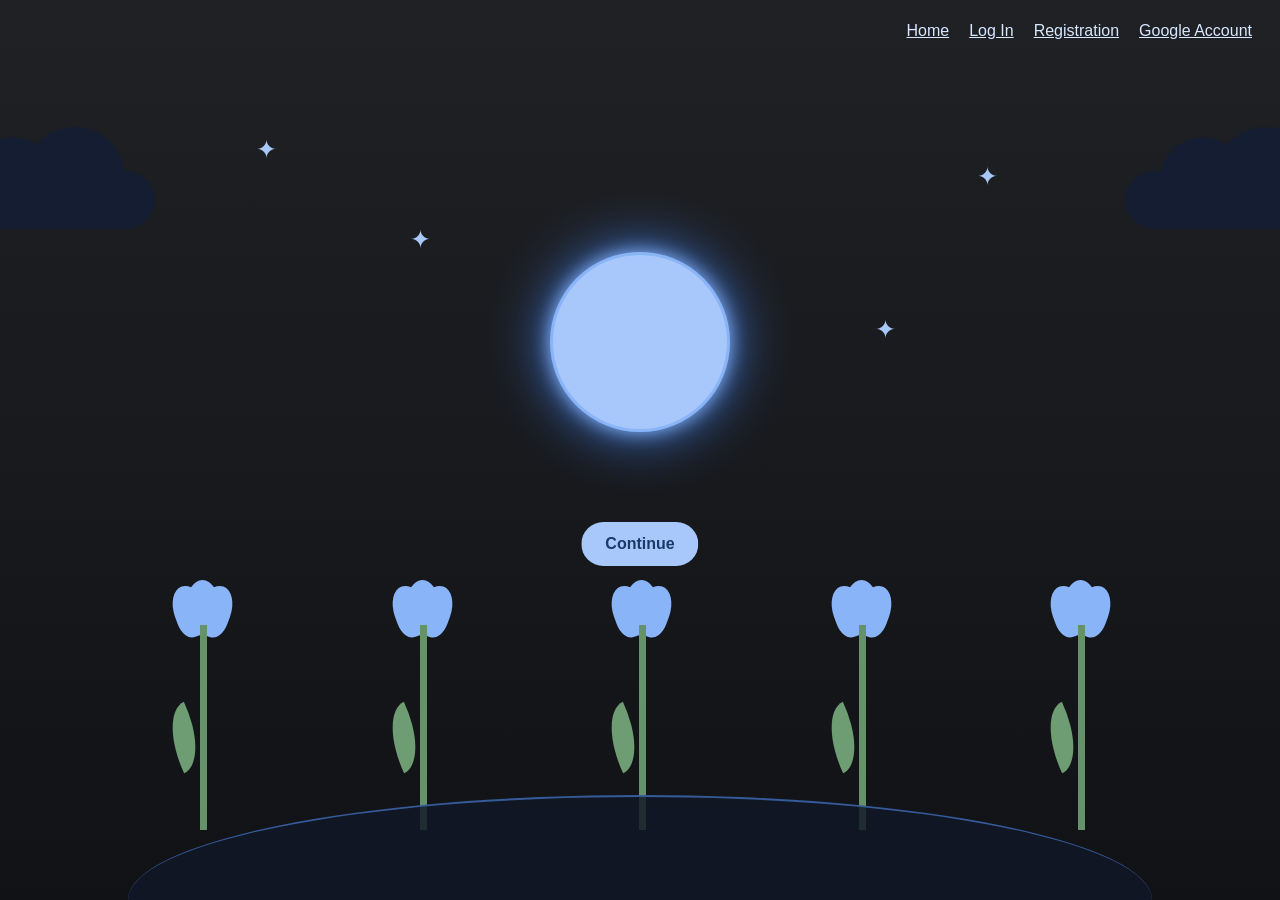
<file: index.html>
<!DOCTYPE html>
<html lang="en">
<head>
    <meta charset="UTF-8">
    <meta name="viewport" content="width=device-width, initial-scale=1">
    <title>Sojie Market</title>
    <style>
        * { box-sizing: border-box; }
        :root { color-scheme: dark; --ink:#e8eaed; --muted:#c0cbdb; --blue:#a8c7fa; --deep:#173b68; --line:rgba(210,225,255,.3); }
        html { scroll-behavior:smooth; }
        body { margin:0; min-height:100vh; color:var(--ink); font-family:Arial,sans-serif; background:radial-gradient(ellipse at 12% 12%,rgba(66,133,244,.28),transparent 34%),radial-gradient(ellipse at 90% 68%,rgba(138,116,220,.22),transparent 34%),linear-gradient(135deg,#101625,#202124 52%,#111827); background-attachment:fixed; }
        a { color:#d8e7ff; }
        button,input,select,textarea { font:inherit; }
        button,a { -webkit-tap-highlight-color:transparent; }
        [hidden] { display:none !important; }
        .view { min-height:100vh; }
        .topbar,.market-nav { display:flex; align-items:center; justify-content:space-between; gap:18px; padding:18px max(5vw,calc((100vw - 1180px)/2)); background:rgba(10,15,25,.68); border-bottom:1px solid rgba(210,225,255,.16); backdrop-filter:blur(16px); }
        .topbar a,.market-nav a { text-decoration:none; }
        .brand { color:#eef5ff; font-size:20px; font-weight:bold; }
        .glass { border:1px solid rgba(210,225,255,.38); border-radius:28px; background:rgba(30,38,55,.56); box-shadow:0 16px 42px rgba(0,0,0,.28); backdrop-filter:blur(17px); }
        .button,.primary { display:inline-block; border:1px solid transparent; border-radius:24px; padding:12px 23px; background:var(--blue); color:var(--deep); font-weight:bold; text-decoration:none; text-align:center; cursor:pointer; }
        .button.outline,.secondary { border:1px solid rgba(168,199,250,.6); background:rgba(13,20,33,.35); color:var(--blue); }
        .button:hover,.primary:hover { background:#c2d8ff; }
        input,select,textarea { width:100%; padding:13px 14px; border:1px solid rgba(210,225,255,.43); border-radius:10px; outline:none; background:rgba(9,14,24,.55); color:var(--ink); }
        input:focus,select:focus,textarea:focus { border-color:var(--blue); box-shadow:0 0 0 3px rgba(168,199,250,.15); }
        label { display:block; margin:15px 0 7px; color:#dce7f8; font-size:14px; }
        h1,h2,h3,p { margin-top:0; }
        h1 { font-size:clamp(30px,4vw,42px); font-weight:normal; }
        p { color:var(--muted); line-height:1.55; }
        .center-card { width:min(92%,520px); margin:65px auto; padding:38px; }
        .center-card h1 { margin-bottom:8px; }
        .g-mark { margin-bottom:18px; color:#8ab4f8; font-size:58px; font-weight:bold; }
        .form-link { display:block; margin-top:18px; color:var(--blue); text-align:center; }
        .split-card { display:grid; grid-template-columns:1fr 1fr; gap:42px; width:min(92%,1050px); margin:65px auto; padding:44px; }
        .split-side + .split-side { padding-left:42px; border-left:1px solid var(--line); }
        .form-actions { display:flex; justify-content:flex-end; gap:12px; margin-top:28px; }
        .home-cover { position:relative; display:grid; min-height:100vh; place-items:center; overflow:hidden; background:linear-gradient(#202124,#111216); }
        .home-nav { position:absolute; z-index:10; top:22px; right:28px; display:flex; gap:20px; }
        .home-nav a { color:#d7e8ff; font-size:16px; }
        .star { position:absolute; color:#a8c7fa; font-size:25px; }
        .s1 { top:15%; left:20%; } .s2 { top:25%; left:32%; } .s3 { top:18%; right:22%; } .s4 { top:35%; right:30%; }
        .cloud { position:absolute; top:19%; width:220px; height:58px; border-radius:50px; background:#151d32; }
        .cloud:before,.cloud:after { content:""; position:absolute; border-radius:50%; background:#151d32; }
        .cloud:before { top:-34px; left:35px; width:85px; height:85px; } .cloud:after { top:-44px; right:30px; width:100px; height:100px; }
        .cloud-left { left:-65px; } .cloud-right { right:-65px; }
        .moonless-orb { position:absolute; top:38%; left:50%; width:180px; height:180px; border:3px solid #8ab4f8; border-radius:50%; background:#a8c7fa; box-shadow:0 0 18px #8ab4f8,0 0 60px #4285f4; transform:translate(-50%,-50%); }
        .flower-row { position:absolute; bottom:55px; display:flex; width:min(90%,950px); justify-content:space-between; }
        .tulip { position:relative; width:72px; height:260px; }
        .petals { position:absolute; top:0; left:9px; width:54px; height:50px; }
        .petals i { position:absolute; width:33px; height:52px; border-radius:50% 50% 35% 35%; background:#8ab4f8; }
        .petals i:first-child { left:0; transform:rotate(-20deg); } .petals i:nth-child(2) { top:-5px; left:12px; } .petals i:last-child { left:24px; transform:rotate(20deg); }
        .stem { position:absolute; top:40px; left:35px; width:7px; height:205px; background:#65916b; }
        .leaf { position:absolute; top:120px; left:4px; width:30px; height:65px; border-radius:100% 0; background:#6f9d73; transform:rotate(-25deg); }
        .water { position:absolute; bottom:-105px; left:10%; width:80%; height:210px; border-top:2px solid #355b9b; border-radius:50% 50% 0 0; background:rgba(17,24,39,.82); }
        .home-continue { position:absolute; top:58%; left:50%; z-index:8; transform:translateX(-50%); }
        .page-shell { width:min(1180px,92%); margin:34px auto; }
        .eyebrow { margin:0 0 7px; color:var(--blue); font-size:12px; font-weight:bold; letter-spacing:.14em; text-transform:uppercase; }
        .store-hero { display:flex; min-height:190px; align-items:center; justify-content:space-between; gap:20px; padding:32px 42px; }
        .store-hero h1 { margin:8px 0; font-size:clamp(34px,5vw,54px); }
        .store-hero p { margin-bottom:0; }
        .hero-star { display:grid; width:110px; height:110px; flex:0 0 110px; place-items:center; border:1px solid var(--line); border-radius:50%; background:radial-gradient(circle at 35% 30%,#d1e2ff,#8ab4f8 50%,#5684d2); box-shadow:0 0 40px rgba(104,157,245,.45); font-size:45px; }
        .section-head { display:flex; align-items:end; justify-content:space-between; gap:18px; margin:34px 0 16px; }
        .section-head h2 { margin:0; font-size:26px; font-weight:normal; }
        .catalog-tools { display:flex; width:min(100%,490px); gap:10px; }
        .catalog-tools input { flex:1; }
        .product-grid { display:grid; grid-template-columns:repeat(3,minmax(0,1fr)); gap:17px; }
        .product-card { overflow:hidden; border-radius:19px; }
        .product-art { display:grid; min-height:128px; place-items:center; background:radial-gradient(circle,rgba(168,199,250,.28),transparent 55%),rgba(14,23,39,.4); font-size:58px; }
        .product-info { padding:17px; }
        .category { color:var(--blue); font-size:12px; text-transform:uppercase; letter-spacing:.08em; }
        .product-info h3 { margin:8px 0; font-size:18px; }
        .product-info p { min-height:42px; margin:0; font-size:13px; }
        .product-foot { display:flex; flex-wrap:wrap; align-items:center; justify-content:space-between; gap:10px; margin-top:15px; }
        .product-price { color:#e1ecff; font-size:18px; font-weight:bold; }
        .button-row { display:flex; gap:7px; }
        .small-button,.qty-button { padding:8px 12px; border:1px solid var(--line); border-radius:18px; background:rgba(12,20,34,.4); color:var(--blue); cursor:pointer; }
        .small-button:disabled { opacity:.5; cursor:not-allowed; }
        .two-columns { display:grid; grid-template-columns:.95fr 1.05fr; gap:18px; margin-top:36px; align-items:start; }
        .panel { padding:22px; }
        .panel h2 { margin-bottom:18px; font-size:24px; font-weight:normal; }
        .cart-row,.order-head { display:flex; align-items:center; justify-content:space-between; gap:12px; }
        .cart-row { padding:13px 0; border-bottom:1px solid var(--line); }
        .cart-meta { display:grid; gap:5px; } .cart-meta span { color:var(--muted); font-size:13px; }
        .qty-controls { display:flex; align-items:center; gap:8px; }
        .qty-button { width:30px; height:30px; padding:0; }
        .cart-total { display:flex; justify-content:space-between; margin:17px 0; font-size:18px; }
        .checkout { display:grid; gap:3px; }
        .checkout h3 { margin:8px 0; }
        .empty { color:var(--muted); }
        .message { min-height:20px; margin:8px 0 0; color:var(--blue); font-size:14px; }
        .order-card { margin-bottom:12px; padding:14px; border:1px solid var(--line); border-radius:15px; background:rgba(9,15,25,.3); }
        .status-pill { padding:5px 9px; border:1px solid rgba(168,199,250,.4); border-radius:18px; color:var(--blue); font-size:12px; }
        .order-card p { margin:8px 0; font-size:13px; }
        .progress { display:grid; grid-template-columns:repeat(5,1fr); gap:4px; margin-top:12px; }
        .progress span { padding-top:6px; border-top:2px solid rgba(210,225,255,.18); color:#92a0b5; font-size:10px; text-align:center; }
        .progress .done { border-color:#8ab4f8; color:#dce9ff; }
        .dialog { width:min(470px,92vw); border:1px solid var(--line); border-radius:22px; background:rgba(18,27,43,.95); color:var(--ink); }
        .dialog::backdrop { background:rgba(0,0,0,.65); backdrop-filter:blur(4px); }
        .dialog-close { float:right; border:0; background:none; color:var(--ink); font-size:28px; cursor:pointer; }
        .stat-grid { display:grid; grid-template-columns:repeat(3,1fr); gap:14px; margin:18px 0; }
        .stat { display:grid; gap:9px; padding:18px; color:var(--muted); }
        .stat strong { color:#eaf2ff; font-size:25px; }
        .form-grid { display:grid; grid-template-columns:repeat(2,minmax(0,1fr)); gap:10px 14px; }
        .form-grid label { align-self:end; }
        .full-row { grid-column:1/-1; }
        .table-wrap { width:100%; overflow-x:auto; }
        table { width:100%; border-collapse:collapse; text-align:left; }
        th,td { padding:11px 9px; border-bottom:1px solid var(--line); vertical-align:middle; }
        th { color:var(--blue); font-size:13px; } td { font-size:14px; }
        .danger { color:#ffc0c0; }
        .footer { padding:25px 0 40px; color:var(--muted); font-size:13px; text-align:center; }
        @media(max-width:820px) { .product-grid { grid-template-columns:repeat(2,minmax(0,1fr)); } .two-columns { grid-template-columns:1fr; } .market-nav { flex-wrap:wrap; justify-content:center; } .market-nav nav { order:3; width:100%; justify-content:center; } }
        @media(max-width:620px) { .home-nav { left:8px; right:8px; justify-content:center; gap:10px; } .home-nav a { font-size:12px; } .flower-row { width:96%; bottom:25px; } .tulip { transform:scale(.78); transform-origin:bottom center; } .cloud { transform:scale(.7); } .split-card { grid-template-columns:1fr; gap:22px; margin:28px auto; padding:24px; } .split-side + .split-side { padding:22px 0 0; border-left:0; border-top:1px solid var(--line); } .center-card { margin:28px auto; padding:25px; } .page-shell { width:94%; margin:18px auto; } .store-hero { padding:24px; } .hero-star { width:65px; height:65px; flex-basis:65px; font-size:28px; } .product-grid { grid-template-columns:1fr; } .section-head { align-items:stretch; flex-direction:column; } .catalog-tools { width:100%; } .stat-grid { grid-template-columns:1fr; } .form-grid { grid-template-columns:1fr; } .full-row { grid-column:1; } .panel { padding:17px; } }
    </style>
</head>
<body>
    <section id="home" class="view home-cover">
        <nav class="home-nav">
            <a href="#home" data-go="home">Home</a>
            <a href="#login" data-go="login">Log In</a>
            <a href="#registration" data-go="registration">Registration</a>
            <a href="#google" data-go="google">Google Account</a>
        </nav>
        <span class="star s1">✦</span><span class="star s2">✦</span><span class="star s3">✦</span><span class="star s4">✦</span>
        <div class="cloud cloud-left"></div><div class="cloud cloud-right"></div>
        <div class="moonless-orb" aria-hidden="true"></div>
        <a class="button home-continue" href="#login" data-go="login">Continue</a>
        <div class="flower-row" aria-hidden="true">
            <div class="tulip"><div class="petals"><i></i><i></i><i></i></div><div class="stem"></div><div class="leaf"></div></div>
            <div class="tulip"><div class="petals"><i></i><i></i><i></i></div><div class="stem"></div><div class="leaf"></div></div>
            <div class="tulip"><div class="petals"><i></i><i></i><i></i></div><div class="stem"></div><div class="leaf"></div></div>
            <div class="tulip"><div class="petals"><i></i><i></i><i></i></div><div class="stem"></div><div class="leaf"></div></div>
            <div class="tulip"><div class="petals"><i></i><i></i><i></i></div><div class="stem"></div><div class="leaf"></div></div>
        </div>
        <div class="water"></div>
    </section>

    <section id="login" class="view" hidden>
        <header class="topbar"><a href="#home" data-go="home">Home</a><span>Login</span></header>
        <main class="center-card glass">
            <h1>Log in</h1><p>Enter your email and password to continue to Sojie Market.</p>
            <label for="loginEmail">Email address</label><input id="loginEmail" type="email" placeholder="Enter your email">
            <label for="loginPassword">Password</label><input id="loginPassword" type="password" placeholder="Enter your password">
            <a class="button" href="#shop" data-go="shop">Log In</a>
            <a class="form-link" href="#registration" data-go="registration">Need an account? Register</a>
        </main>
    </section>

    <section id="registration" class="view" hidden>
        <header class="topbar"><a href="#home" data-go="home">Home</a><span>Registration</span></header>
        <main class="center-card glass">
            <div class="g-mark">G</div><h1>Registration Form</h1><p>Enter your information to register.</p>
            <label for="regName">Full name</label><input id="regName" placeholder="Enter your full name">
            <label for="regEmail">Email address</label><input id="regEmail" type="email" placeholder="Enter your email">
            <label for="regPhone">Phone number</label><input id="regPhone" type="tel" placeholder="Enter your phone number">
            <a class="button" href="#welcome" data-go="welcome">Register</a>
            <a class="button" href="#google" data-go="google">Continue with Google Account</a>
        </main>
    </section>

    <section id="google" class="view" hidden>
        <header class="topbar"><a href="#registration" data-go="registration">Back to Registration</a><span>Google Account</span></header>
        <main class="split-card glass">
            <div class="split-side"><div class="g-mark">G</div><h1>Create account</h1><p>New to Google Account? Create an account to continue.</p><a class="button outline" href="#name" data-go="name">Create Account</a></div>
            <div class="split-side"><h1>Sign in</h1><p>Enter your email and password.</p><label for="googleEmail">Email address</label><input id="googleEmail" type="email" placeholder="Enter your email"><label for="googlePassword">Password</label><input id="googlePassword" type="password" placeholder="Enter your password"><div class="form-actions"><a class="button" href="#welcome" data-go="welcome">Next</a></div></div>
        </main>
    </section>

    <section id="name" class="view" hidden>
        <header class="topbar"><a href="#google" data-go="google">Back</a><span>Create Account</span></header>
        <main class="split-card glass"><div class="split-side"><div class="g-mark">G</div><h1>Create a Google Account</h1><p>Enter your name.</p></div><div class="split-side"><label for="firstName">First name</label><input id="firstName" placeholder="First name"><label for="lastName">Last name</label><input id="lastName" placeholder="Last name (optional)"><div class="form-actions"><a class="button" href="#password" data-go="password">Next</a></div></div></main>
    </section>

    <section id="password" class="view" hidden>
        <header class="topbar"><a href="#name" data-go="name">Back</a><span>Create Account</span></header>
        <main class="split-card glass"><div class="split-side"><div class="g-mark">G</div><h1>Create a strong password</h1><p>Use a mixture of letters, numbers, and symbols.</p></div><div class="split-side"><label for="newPassword">Password</label><input id="newPassword" type="password" placeholder="Create a password"><label for="confirmPassword">Confirm password</label><input id="confirmPassword" type="password" placeholder="Confirm password"><div class="form-actions"><a class="button" href="#info" data-go="info">Next</a></div></div></main>
    </section>

    <section id="info" class="view" hidden>
        <header class="topbar"><a href="#password" data-go="password">Back</a><span>Basic Information</span></header>
        <main class="split-card glass"><div class="split-side"><div class="g-mark">G</div><h1>Basic information</h1><p>Enter your date of birth and gender.</p></div><div class="split-side"><label for="birthDate">Date of birth</label><input id="birthDate" type="date"><label for="gender">Gender</label><select id="gender"><option value="">Choose an option</option><option>Female</option><option>Male</option><option>Rather not say</option></select><div class="form-actions"><a class="button" href="#email" data-go="email">Next</a></div></div></main>
    </section>

    <section id="email" class="view" hidden>
        <header class="topbar"><a href="#info" data-go="info">Back</a><span>Google Account</span></header>
        <main class="split-card glass"><div class="split-side"><div class="g-mark">G</div><h1>How you'll sign in</h1><p>Choose an email address for your account.</p></div><div class="split-side"><label for="newEmail">Email address</label><input id="newEmail" type="email" placeholder="Choose an email address"><div class="form-actions"><a class="button" href="#welcome" data-go="welcome">Finish</a></div></div></main>
    </section>

    <section id="welcome" class="view" hidden>
        <header class="topbar"><a href="#home" data-go="home">Home</a><span>Welcome</span></header>
        <main class="center-card glass"><div class="g-mark">G</div><h1>Welcome to<br>Google Account</h1><p>Your account setup is complete.</p><a class="button" href="#shop" data-go="shop">Continue to Sojie Market</a></main>
    </section>

    <section id="shop" class="view" hidden>
        <header class="market-nav"><a class="brand" href="#shop" data-go="shop">Sojie Market</a><nav><a href="#home" data-go="home">Home</a><a href="#products">Shop</a><a href="#orders">Track orders</a><a href="#seller" data-go="seller">Seller dashboard</a></nav><a href="#cart">Cart <span id="cartCount">0</span></a></header>
        <main class="page-shell">
            <section class="store-hero glass"><div><p class="eyebrow">A little something for you</p><h1>Find your next favorite.</h1><p>Browse products, add them to your cart, and follow your orders here.</p></div><div class="hero-star" aria-hidden="true">✦</div></section>
            <section id="products"><div class="section-head"><div><p class="eyebrow">Shop</p><h2>Featured products</h2></div><div class="catalog-tools"><input id="searchProducts" type="search" placeholder="Search products"><select id="filterCategory"><option value="all">All categories</option></select></div></div><div id="productGrid" class="product-grid"></div><p id="noProducts" class="empty" hidden>No products match your search.</p></section>
            <div class="two-columns">
                <section id="cart" class="panel glass"><p class="eyebrow">Your bag</p><h2>Shopping cart</h2><div id="cartItems"></div><p class="cart-total">Total <strong id="cartTotal">₱0.00</strong></p><form id="checkoutForm" class="checkout"><h3>Delivery details</h3><label for="buyerName">Full name</label><input id="buyerName" required placeholder="Your name"><label for="buyerEmail">Email</label><input id="buyerEmail" type="email" required placeholder="you@example.com"><label for="buyerAddress">Delivery address</label><textarea id="buyerAddress" rows="3" required placeholder="Street, city, province"></textarea><button class="primary" type="submit">Place order</button><p id="checkoutMessage" class="message" role="status"></p></form></section>
                <section id="orders" class="panel glass"><p class="eyebrow">Updates</p><h2>Track your orders</h2><div id="customerOrders"></div></section>
            </div>
            <footer class="footer">Sojie Market · School project demo</footer>
        </main>
        <dialog id="productDialog" class="dialog"><button id="closeDialog" class="dialog-close" type="button" aria-label="Close">×</button><div id="dialogContent"></div></dialog>
    </section>

    <section id="seller" class="view" hidden>
        <header class="market-nav"><a class="brand" href="#shop" data-go="shop">Sojie Market</a><nav><a href="#shop" data-go="shop">Customer store</a><a href="#inventory">Products</a><a href="#sellerOrders">Orders</a></nav><span>Seller dashboard</span></header>
        <main class="page-shell">
            <section class="store-hero glass"><div><p class="eyebrow">Store management</p><h1>Seller dashboard</h1><p>Add products, update inventory, manage order statuses, and view sales.</p></div><div class="hero-star" aria-hidden="true">✦</div></section>
            <section class="stat-grid"><article class="stat glass">Products listed<strong id="statProducts">0</strong></article><article class="stat glass">Orders to process<strong id="statPending">0</strong></article><article class="stat glass">Sales total<strong id="statSales">₱0.00</strong></article></section>
            <section class="panel glass"><p class="eyebrow">Inventory</p><h2 id="productFormTitle">Add a product</h2><form id="productForm" class="form-grid"><input id="editProductId" type="hidden"><label for="productName">Product name</label><label for="productCategory">Category</label><input id="productName" required maxlength="70" placeholder="Product name"><input id="productCategory" required maxlength="40" placeholder="Category"><label for="productPrice">Price (₱)</label><label for="productStock">Stock</label><input id="productPrice" type="number" min="0.01" step="0.01" required placeholder="250"><input id="productStock" type="number" min="0" step="1" required placeholder="10"><label class="full-row" for="productDescription">Description</label><textarea class="full-row" id="productDescription" rows="3" maxlength="240" placeholder="Short description"></textarea><div class="form-actions full-row"><button id="saveProduct" class="primary" type="submit">Add product</button><button id="cancelEdit" class="secondary" type="button" hidden>Cancel edit</button></div><p id="sellerMessage" class="message full-row" role="status"></p></form></section>
            <section id="inventory" class="panel glass"><p class="eyebrow">Manage products</p><h2>Product inventory</h2><div class="table-wrap"><table><thead><tr><th>Product</th><th>Category</th><th>Price</th><th>Stock</th><th>Actions</th></tr></thead><tbody id="sellerProducts"></tbody></table></div></section>
            <section id="sellerOrders" class="panel glass"><p class="eyebrow">Fulfillment</p><h2>Customer orders</h2><div class="table-wrap"><table><thead><tr><th>Order</th><th>Customer</th><th>Items</th><th>Total</th><th>Date</th><th>Status</th></tr></thead><tbody id="ordersTable"></tbody></table></div><p id="noSellerOrders" class="empty" hidden>No customer orders yet.</p></section>
            <footer class="footer"><a href="#shop" data-go="shop">Return to the customer store</a></footer>
        </main>
    </section>

    <script>
    (() => {
        "use strict";
        const KEY = { products:"sojieMarket.products.v1", cart:"sojieMarket.cart.v1", orders:"sojieMarket.orders.v1" };
        const STATUSES = ["Placed","Preparing","Shipped","Out for delivery","Delivered","Cancelled"];
        const STARTER = [
            {id:"p-bluebuds",name:"Sky Blue Earbuds",category:"Electronics",price:799,stock:12,description:"Lightweight wireless earbuds for music, calls, and everyday listening.",icon:"🎧"},
            {id:"p-tumbler",name:"Cloud Blue Tumbler",category:"Home",price:349,stock:18,description:"A reusable tumbler for your daily drinks.",icon:"🥤"},
            {id:"p-tote",name:"Everyday Canvas Tote",category:"Accessories",price:259,stock:20,description:"A roomy canvas bag for school and weekend trips.",icon:"👜"},
            {id:"p-lamp",name:"Soft Glow Desk Lamp",category:"Home",price:685,stock:8,description:"A compact desk lamp for reading and working at night.",icon:"💡"},
            {id:"p-stand",name:"Adjustable Phone Stand",category:"Electronics",price:189,stock:25,description:"A foldable stand that keeps your phone upright on a desk.",icon:"📱"},
            {id:"p-notebook",name:"Blue Sky Notebook Set",category:"Stationery",price:145,stock:30,description:"Three lined notebooks for notes, lists, and ideas.",icon:"📘"}
        ];
        function read(key,fallback){try{const raw=localStorage.getItem(key);return raw?JSON.parse(raw):fallback;}catch{return fallback;}}
        function save(key,value){try{localStorage.setItem(key,JSON.stringify(value));}catch{}}
        let products=read(KEY.products,null); if(!Array.isArray(products)){products=STARTER;save(KEY.products,products);}
        let cart=read(KEY.cart,{}); if(!cart||typeof cart!=="object"||Array.isArray(cart))cart={};
        let orders=read(KEY.orders,[]); if(!Array.isArray(orders))orders=[];
        const money=n=>new Intl.NumberFormat("en-PH",{style:"currency",currency:"PHP"}).format(Number(n)||0);
        const el=(tag,cls,text)=>{const x=document.createElement(tag);if(cls)x.className=cls;if(text!==undefined)x.textContent=text;return x;};
        const formatDate=value=>{const d=new Date(value);return Number.isNaN(d.getTime())?"Date unavailable":new Intl.DateTimeFormat("en-PH",{dateStyle:"medium",timeStyle:"short"}).format(d);};
        function show(id){const view=document.getElementById(id);if(!view)return;document.querySelectorAll(".view").forEach(v=>v.hidden=true);view.hidden=false;if(location.hash!=="#"+id)location.hash=id;window.scrollTo(0,0);if(id==="shop")renderShop();if(id==="seller")renderSeller();}
        document.addEventListener("click",event=>{const link=event.target.closest("[data-go]");if(link){event.preventDefault();show(link.dataset.go);}});
        window.addEventListener("hashchange",()=>{const id=location.hash.slice(1);if(document.getElementById(id)&&document.getElementById(id).classList.contains("view")){document.querySelectorAll(".view").forEach(v=>v.hidden=true);document.getElementById(id).hidden=false;if(id==="shop")renderShop();if(id==="seller")renderSeller();}});
        const start=location.hash.slice(1);show(document.getElementById(start)?.classList.contains("view")?start:"home");

        function renderShop(){renderCategories();renderProducts();renderCart();renderCustomerOrders();}
        function renderCategories(){const select=document.getElementById("filterCategory");if(!select)return;const old=select.value||"all";select.replaceChildren();const all=el("option","","All categories");all.value="all";select.append(all);[...new Set(products.map(p=>p.category).filter(Boolean))].sort().forEach(c=>{const o=el("option","",c);o.value=c;select.append(o);});select.value=[...select.options].some(o=>o.value===old)?old:"all";}
        function renderProducts(){const grid=document.getElementById("productGrid");if(!grid)return;const query=document.getElementById("searchProducts").value.trim().toLowerCase();const category=document.getElementById("filterCategory").value;const list=products.filter(p=>`${p.name} ${p.category} ${p.description}`.toLowerCase().includes(query)&&(category==="all"||p.category===category));grid.replaceChildren();document.getElementById("noProducts").hidden=list.length>0;list.forEach(p=>{const card=el("article","product-card glass");card.append(el("div","product-art",p.icon||"✦"));const info=el("div","product-info");info.append(el("span","category",p.category),el("h3","",p.name),el("p","",p.description));const foot=el("div","product-foot");foot.append(el("strong","product-price",money(p.price)));const actions=el("div","button-row");const detail=el("button","small-button","Details");detail.type="button";detail.dataset.detail=p.id;const add=el("button","primary","Add");add.type="button";add.dataset.add=p.id;add.disabled=Number(p.stock)<=0;if(add.disabled)add.textContent="Sold out";actions.append(detail,add);foot.append(actions);info.append(foot);card.append(info);grid.append(card);});}
        function renderCart(){const list=document.getElementById("cartItems");if(!list)return;list.replaceChildren();let total=0,count=0;const entries=Object.entries(cart).filter(([id,q])=>products.some(p=>p.id===id)&&Number(q)>0);if(!entries.length)list.append(el("p","empty","Your cart is empty."));entries.forEach(([id,q])=>{const p=products.find(x=>x.id===id),qty=Number(q);total+=Number(p.price)*qty;count+=qty;const row=el("div","cart-row"),meta=el("div","cart-meta");meta.append(el("strong","",p.name),el("span","",`${money(p.price)} each`));const controls=el("div","qty-controls");const minus=el("button","qty-button","−");minus.type="button";minus.dataset.qty="-1";minus.dataset.id=id;const number=el("span","",String(qty));const plus=el("button","qty-button","+");plus.type="button";plus.dataset.qty="1";plus.dataset.id=id;controls.append(minus,number,plus);row.append(meta,controls);list.append(row);});document.getElementById("cartTotal").textContent=money(total);document.getElementById("cartCount").textContent=String(count);}
        function addToCart(id){const p=products.find(x=>x.id===id);if(!p)return;const current=Number(cart[id]||0);if(current>=Number(p.stock))return;cart[id]=current+1;save(KEY.cart,cart);renderCart();}
        function statusClass(s){return String(s||"").toLowerCase().replace(/[^a-z]+/g,"-").replace(/^-|-$/g,"");}
        function renderCustomerOrders(){const host=document.getElementById("customerOrders");if(!host)return;host.replaceChildren();if(!orders.length){host.append(el("p","empty","Your orders will appear here after checkout."));return;}[...orders].reverse().forEach(order=>{const card=el("article","order-card"),head=el("div","order-head");head.append(el("strong","",order.id),el("span","status-pill",order.status));card.append(head,el("p","",`Placed ${formatDate(order.createdAt)}`),el("p","",order.items.map(i=>`${i.name} × ${i.quantity}`).join(", ")),el("strong","",`Total ${money(order.total)}`));const progress=el("div","progress"),current=STATUSES.indexOf(order.status);STATUSES.slice(0,5).forEach((s,i)=>progress.append(el("span",i<=current?"done":"",s)));card.append(progress);host.append(card);});}
        document.getElementById("searchProducts").addEventListener("input",renderProducts);
        document.getElementById("filterCategory").addEventListener("change",renderProducts);
        document.getElementById("productGrid").addEventListener("click",event=>{const id=event.target.dataset.add;if(id){addToCart(id);return;}const detailId=event.target.dataset.detail;if(!detailId)return;const p=products.find(x=>x.id===detailId);if(!p)return;const host=document.getElementById("dialogContent");host.replaceChildren(el("div","product-art",p.icon||"✦"),el("span","category",p.category),el("h2","",p.name),el("p","",p.description),el("strong","product-price",money(p.price)),el("p","",`Available: ${p.stock}`));const add=el("button","primary","Add to cart");add.type="button";add.disabled=Number(p.stock)<=0;add.addEventListener("click",()=>{addToCart(p.id);document.getElementById("productDialog").close();});host.append(add);document.getElementById("productDialog").showModal();});
        document.getElementById("closeDialog").addEventListener("click",()=>document.getElementById("productDialog").close());
        document.getElementById("cartItems").addEventListener("click",event=>{const b=event.target.closest("button[data-qty]");if(!b)return;const id=b.dataset.id,next=Number(cart[id]||0)+Number(b.dataset.qty),p=products.find(x=>x.id===id);if(next<=0)delete cart[id];else cart[id]=Math.min(next,Number(p?.stock||next));save(KEY.cart,cart);renderCart();});
        document.getElementById("checkoutForm").addEventListener("submit",event=>{event.preventDefault();const msg=document.getElementById("checkoutMessage"),entries=Object.entries(cart).filter(([id,q])=>products.some(p=>p.id===id)&&Number(q)>0);if(!entries.length){msg.textContent="Add a product before placing an order.";return;}const items=[];for(const [id,q] of entries){const p=products.find(x=>x.id===id);if(Number(p.stock)<Number(q)){msg.textContent=`Not enough stock for ${p.name}.`;return;}items.push({id,name:p.name,price:Number(p.price),quantity:Number(q)});}const total=items.reduce((sum,i)=>sum+i.price*i.quantity,0),order={id:"SOJ-"+Date.now().toString().slice(-8),customer:document.getElementById("buyerName").value.trim(),email:document.getElementById("buyerEmail").value.trim(),address:document.getElementById("buyerAddress").value.trim(),items,total,status:"Placed",createdAt:new Date().toISOString()};items.forEach(i=>{const p=products.find(x=>x.id===i.id);p.stock=Number(p.stock)-i.quantity;});orders.push(order);cart={};save(KEY.products,products);save(KEY.cart,cart);save(KEY.orders,orders);event.target.reset();msg.textContent=`Order ${order.id} placed. Track it below.`;renderShop();});

        let editing="";
        function renderSeller(){const productBody=document.getElementById("sellerProducts"),orderBody=document.getElementById("ordersTable");if(!productBody||!orderBody)return;productBody.replaceChildren();orderBody.replaceChildren();document.getElementById("statProducts").textContent=products.length;document.getElementById("statPending").textContent=orders.filter(o=>!["Delivered","Cancelled"].includes(o.status)).length;document.getElementById("statSales").textContent=money(orders.filter(o=>o.status!=="Cancelled").reduce((n,o)=>n+Number(o.total),0));if(!products.length){const row=el("tr"),cell=el("td","empty","No products yet.");cell.colSpan=5;row.append(cell);productBody.append(row);}products.forEach(p=>{const row=el("tr");[p.name,p.category,money(p.price),String(p.stock)].forEach(v=>row.append(el("td","",v)));const td=el("td",""),edit=el("button","small-button","Edit"),del=el("button","small-button danger","Delete");edit.type=del.type="button";edit.dataset.edit=p.id;del.dataset.delete=p.id;td.append(edit,del);row.append(td);productBody.append(row);});document.getElementById("noSellerOrders").hidden=orders.length>0;if(!orders.length){const row=el("tr"),cell=el("td","empty","No customer orders yet.");cell.colSpan=6;row.append(cell);orderBody.append(row);} [...orders].reverse().forEach(o=>{const row=el("tr");[o.id,o.customer,o.items.map(i=>`${i.name} × ${i.quantity}`).join(", "),money(o.total),formatDate(o.createdAt)].forEach(v=>row.append(el("td","",v)));const td=el("td",""),select=document.createElement("select");select.dataset.status=o.id;STATUSES.forEach(s=>{const option=el("option","",s);option.value=s;select.append(option);});select.value=o.status;td.append(select);row.append(td);orderBody.append(row);});}
        function resetProductForm(){document.getElementById("productForm").reset();editing="";document.getElementById("productFormTitle").textContent="Add a product";document.getElementById("saveProduct").textContent="Add product";document.getElementById("cancelEdit").hidden=true;}
        document.getElementById("productForm").addEventListener("submit",event=>{event.preventDefault();const p={name:document.getElementById("productName").value.trim(),category:document.getElementById("productCategory").value.trim(),price:Number(document.getElementById("productPrice").value),stock:Number(document.getElementById("productStock").value),description:document.getElementById("productDescription").value.trim(),icon:"🛍️"};if(!p.name||!p.category||!Number.isFinite(p.price)||p.price<=0||!Number.isInteger(p.stock)||p.stock<0){document.getElementById("sellerMessage").textContent="Enter a product name, category, valid price, and stock.";return;}if(editing){Object.assign(products.find(x=>x.id===editing),p);document.getElementById("sellerMessage").textContent="Product updated.";}else{p.id="p-"+Date.now().toString(36)+Math.random().toString(36).slice(2,5);products.push(p);document.getElementById("sellerMessage").textContent="Product added.";}save(KEY.products,products);resetProductForm();renderSeller();});
        document.getElementById("cancelEdit").addEventListener("click",resetProductForm);
        document.getElementById("sellerProducts").addEventListener("click",event=>{const id=event.target.dataset.edit,del=event.target.dataset.delete;if(id){const p=products.find(x=>x.id===id);if(!p)return;editing=id;document.getElementById("editProductId").value=id;document.getElementById("productName").value=p.name;document.getElementById("productCategory").value=p.category;document.getElementById("productPrice").value=p.price;document.getElementById("productStock").value=p.stock;document.getElementById("productDescription").value=p.description;document.getElementById("productFormTitle").textContent="Edit product";document.getElementById("saveProduct").textContent="Save changes";document.getElementById("cancelEdit").hidden=false;document.getElementById("productForm").scrollIntoView({behavior:"smooth"});}if(del){products=products.filter(x=>x.id!==del);delete cart[del];save(KEY.products,products);save(KEY.cart,cart);renderSeller();}});
        document.getElementById("ordersTable").addEventListener("change",event=>{const id=event.target.dataset.status;if(!id)return;const order=orders.find(o=>o.id===id);if(!order)return;order.status=event.target.value;save(KEY.orders,orders);document.getElementById("sellerMessage").textContent=`${order.id} is now ${order.status}.`;renderSeller();});
    })();
    </script>
</body>
</html>
</file>
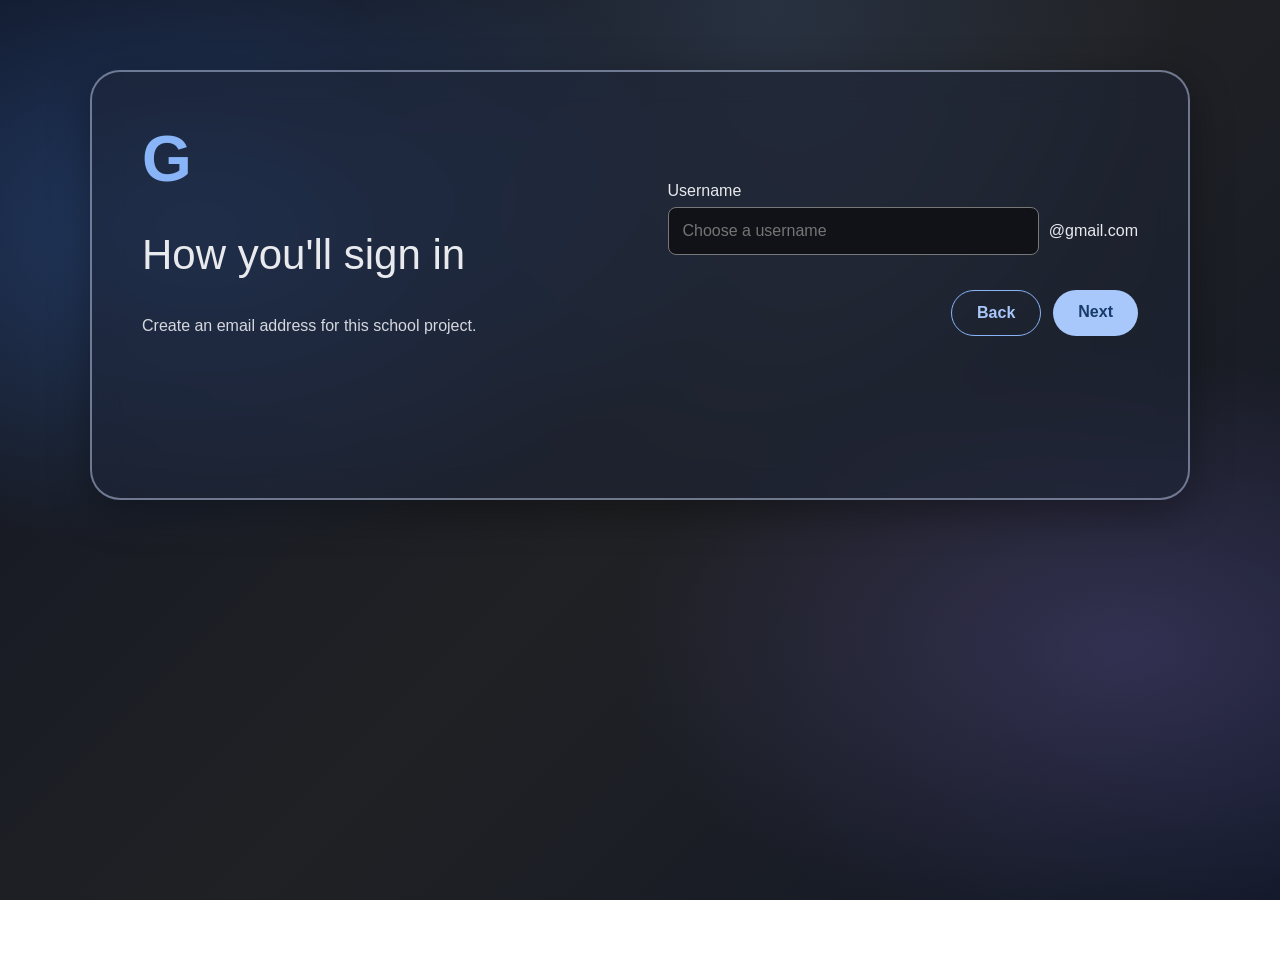
<file: indexemail.html>
<!-- indexemail.html -->
<!DOCTYPE html>
<html>
<head>
    <title>How You'll Sign In</title>
    <link rel="stylesheet" href="styleemail.css">
</head>
<body>
    <main class="page">
        <section class="card">
            <div class="left">
                <div class="google">G</div>
                <h1>How you'll sign in</h1>
                <p>Create an email address for this school project.</p>
            </div>
            <div class="right">
                <label for="username">Username</label>
                <div class="email-box">
                    <input id="username" type="text" placeholder="Choose a username">
                    <span>@gmail.com</span>
                </div>

                <div class="actions">
                    <a class="button secondary" href="indexinfo.html">Back</a>
                    <a class="button" href="indexwelco.html">Next</a>
                </div>
            </div>
        </section>
    </main>
</body>
</html>
</file>
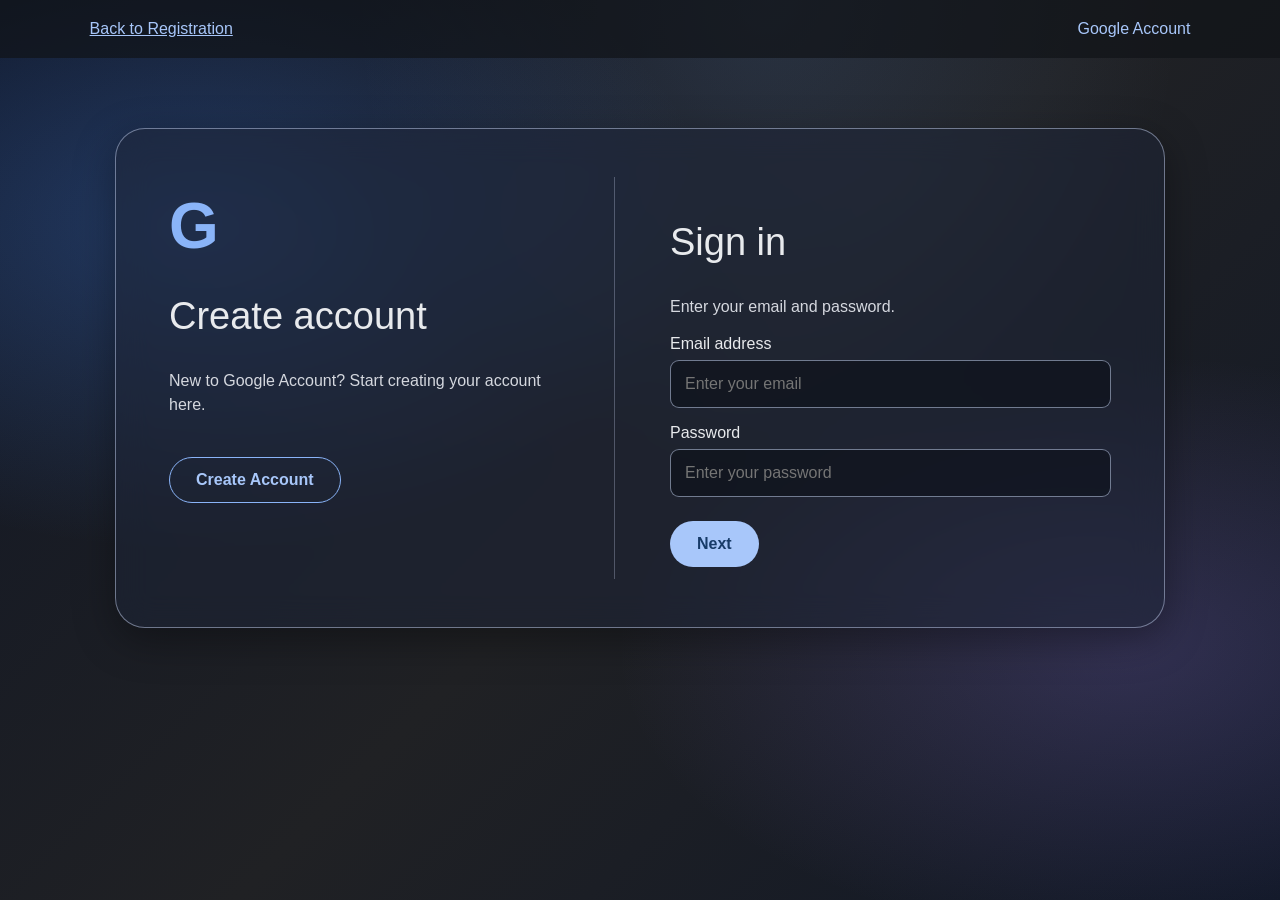
<file: indexgoogle.html>
<!DOCTYPE html>
<html>
<head>
    <title>Google Account</title>
    <link rel="stylesheet" href="stylegoogle.css">
</head>
<body>
    <header class="topbar">
        <a href="indexregistration.html">Back to Registration</a>
        <span>Google Account</span>
    </header>

    <main class="google-card">
        <section class="create-side">
            <div class="google-logo">G</div>
            <h1>Create account</h1>
            <p>New to Google Account? Start creating your account here.</p>
            <a class="button outline" href="indexname.html">Create Account</a>
        </section>

        <section class="signin-side">
            <h1>Sign in</h1>
            <p>Enter your email and password.</p>

            <label for="google-email">Email address</label>
            <input id="google-email" type="email" placeholder="Enter your email">

            <label for="google-password">Password</label>
            <input id="google-password" type="password" placeholder="Enter your password">

            <a class="button" href="indexwelco.html">Next</a>
        </section>
    </main>
</body>
</html>
</file>
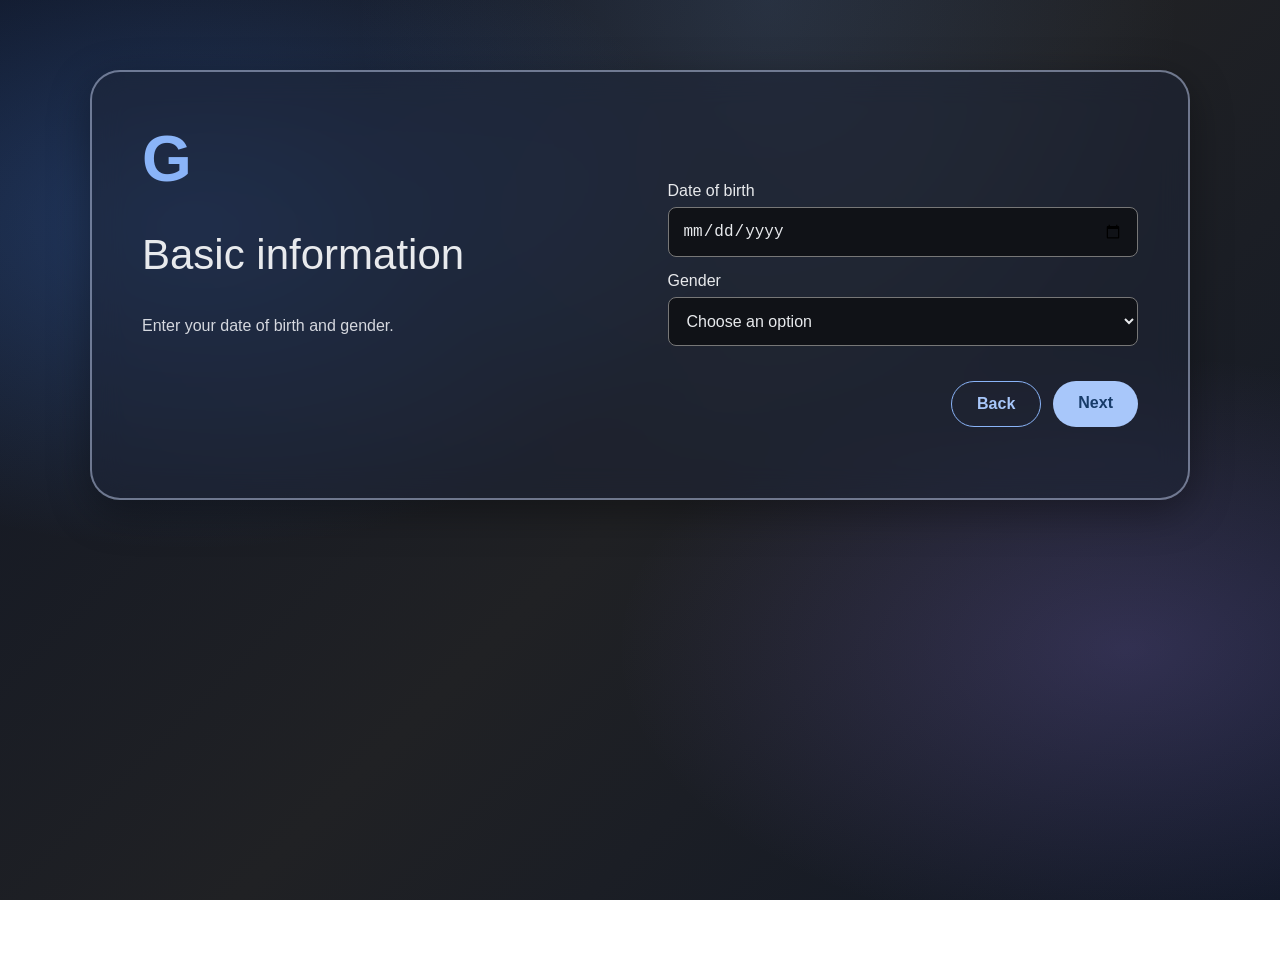
<file: indexinfo.html>
<!DOCTYPE html>
<html>
<head>
    <title>Basic Information</title>
    <link rel="stylesheet" href="styleinfo.css">
</head>
<body>
    <main class="page">
        <section class="card">
            <div class="left">
                <div class="google">G</div>
                <h1>Basic information</h1>
                <p>Enter your date of birth and gender.</p>
            </div>
            <div class="right">
                <label for="birthday">Date of birth</label>
                <input id="birthday" type="date">

                <label for="gender">Gender</label>
                <select id="gender">
                    <option value="">Choose an option</option>
                    <option>Female</option>
                    <option>Male</option>
                    <option>Rather not say</option>
                </select>

                <div class="actions">
                    <a class="button secondary" href="indexpass.html">Back</a>
                    <a class="button" href="indexemail.html">Next</a>
                </div>
            </div>
        </section>
    </main>
</body>
</html>
</file>
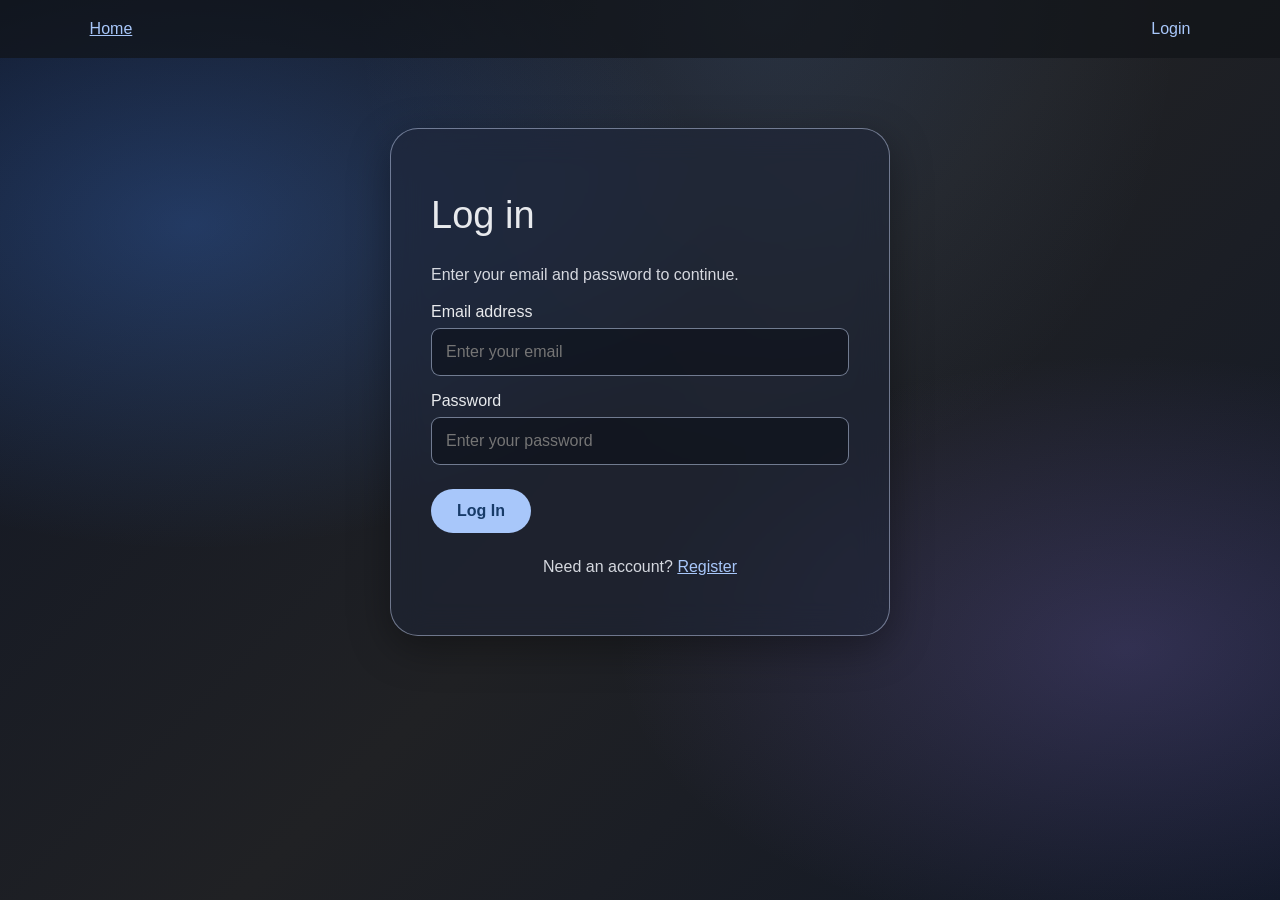
<file: indexlogin.html>
<!DOCTYPE html>
<html>
<head>
    <title>Login</title>
    <link rel="stylesheet" href="stylelogin.css">
</head>
<body>
    <header class="topbar">
        <a href="indexhome.html">Home</a>
        <span>Login</span>
    </header>

    <main class="simple-card login-card">
        <h1>Log in</h1>
        <p>Enter your email and password to continue.</p>

        <label for="login-email">Email address</label>
        <input id="login-email" type="email" placeholder="Enter your email">

        <label for="login-password">Password</label>
        <input id="login-password" type="password" placeholder="Enter your password">

        <a class="button" href="shop.html">Log In</a>
        <p class="register-link">Need an account? <a href="indexregistration.html">Register</a></p>
    </main>
</body>
</html>
</file>
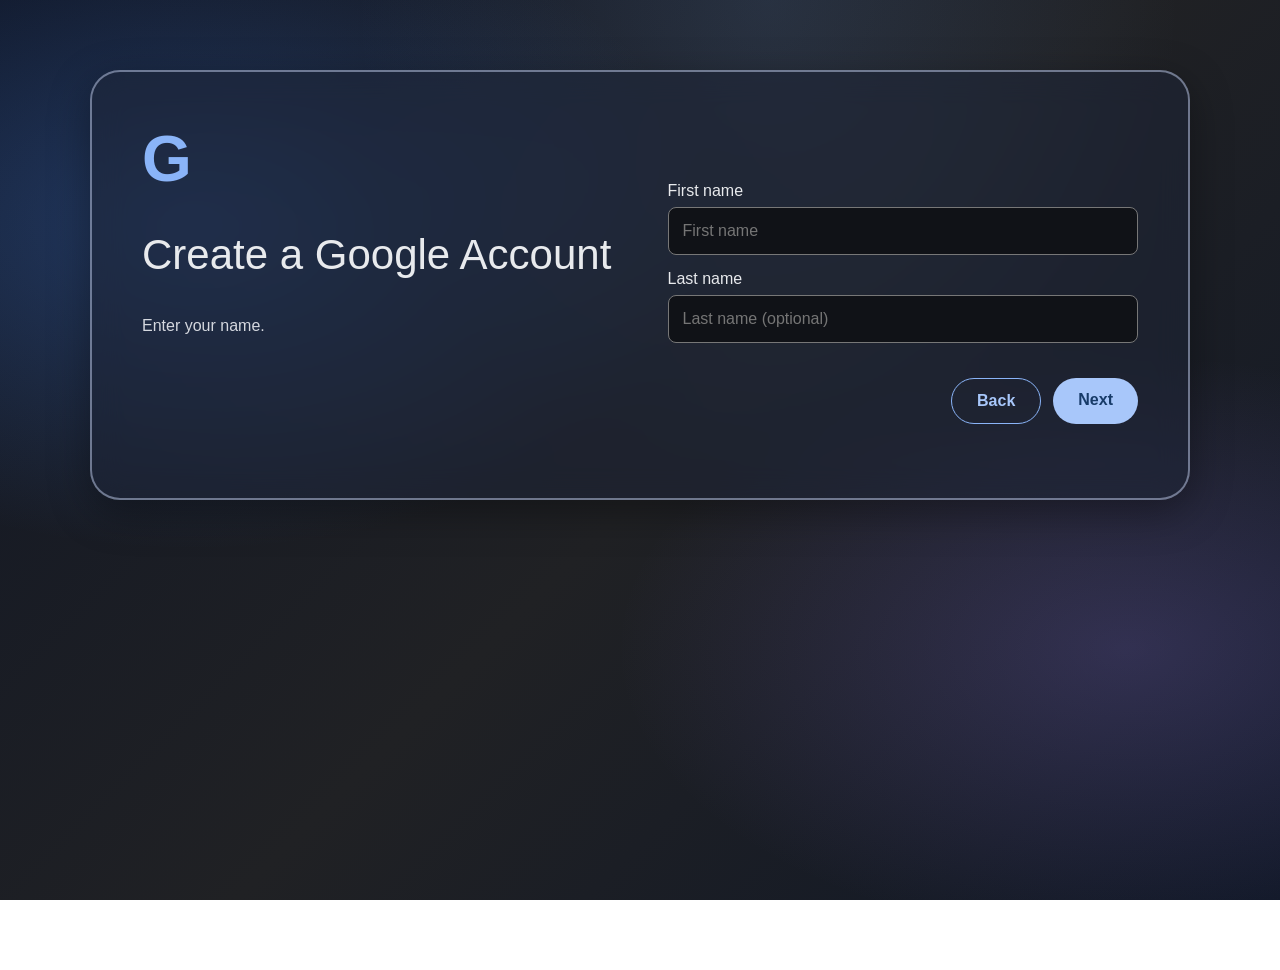
<file: indexname.html>
<!DOCTYPE html>
<html>
<head>
    <title>Create a Google Account</title>
    <link rel="stylesheet" href="stylename.css">
</head>
<body>
    <main class="page">
        <section class="card">
            <div class="left">
                <div class="google">G</div>
                <h1>Create a Google Account</h1>
                <p>Enter your name.</p>
            </div>
            <div class="right">
                <label for="firstname">First name</label>
                <input id="firstname" type="text" placeholder="First name">

                <label for="lastname">Last name</label>
                <input id="lastname" type="text" placeholder="Last name (optional)">

                <div class="actions">
                    <a class="button secondary" href="indexgoogle.html">Back</a>
                    <a class="button" href="indexpass.html">Next</a>
                </div>
            </div>
        </section>
    </main>
</body>
</html>
</file>
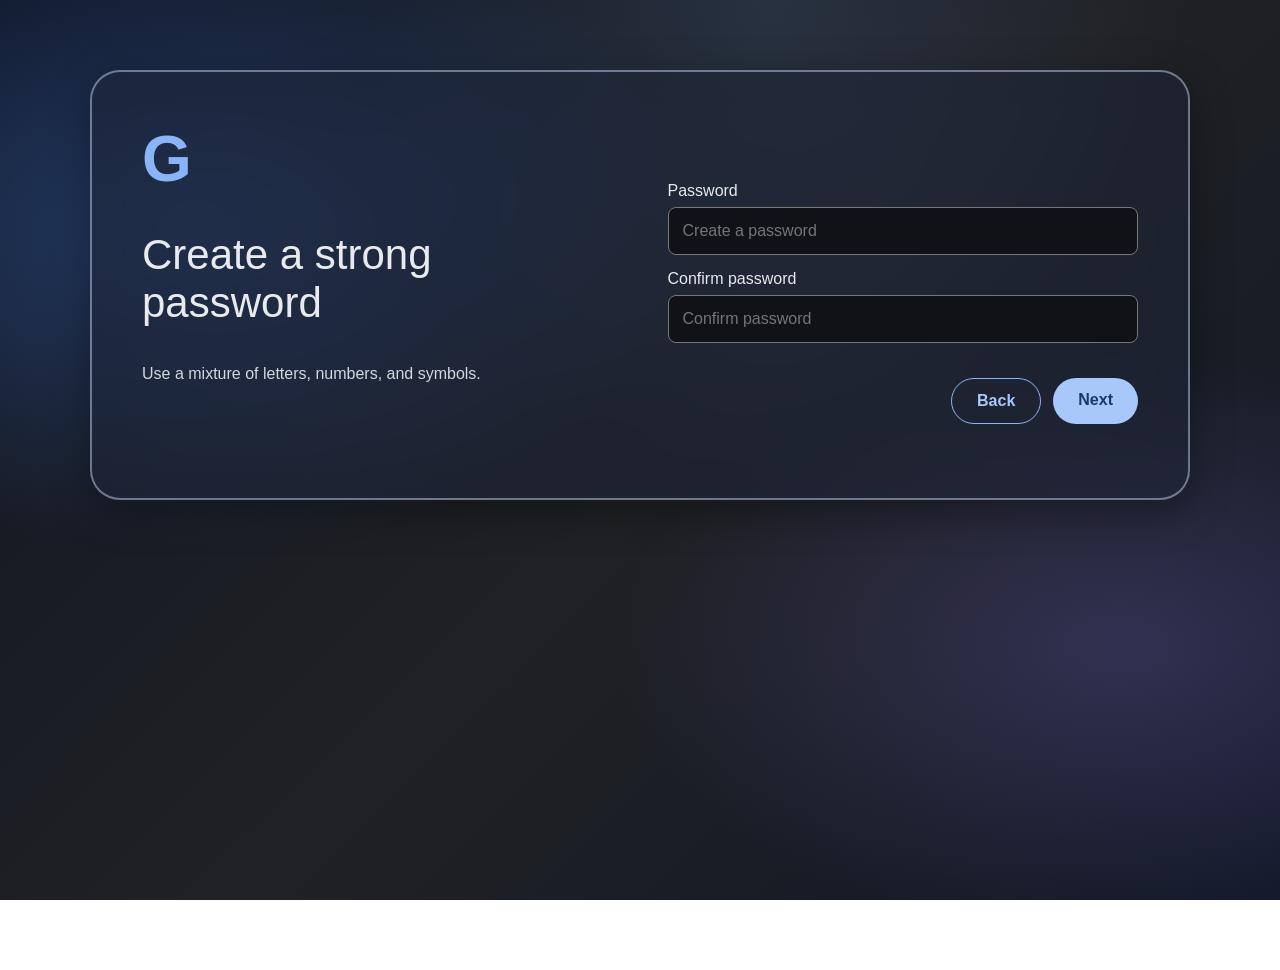
<file: indexpass.html>
<!DOCTYPE html>
<html>
<head>
    <title>Create a Password</title>
    <link rel="stylesheet" href="stylepass.css">
</head>
<body>
    <main class="page">
        <section class="card">
            <div class="left">
                <div class="google">G</div>
                <h1>Create a strong password</h1>
                <p>Use a mixture of letters, numbers, and symbols.</p>
            </div>
            <div class="right">
                <label for="password">Password</label>
                <input id="password" type="password" placeholder="Create a password">

                <label for="confirm">Confirm password</label>
                <input id="confirm" type="password" placeholder="Confirm password">

                <div class="actions">
                    <a class="button secondary" href="indexname.html">Back</a>
                    <a class="button" href="indexinfo.html">Next</a>
                </div>
            </div>
        </section>
    </main>
</body>
</html>
</file>
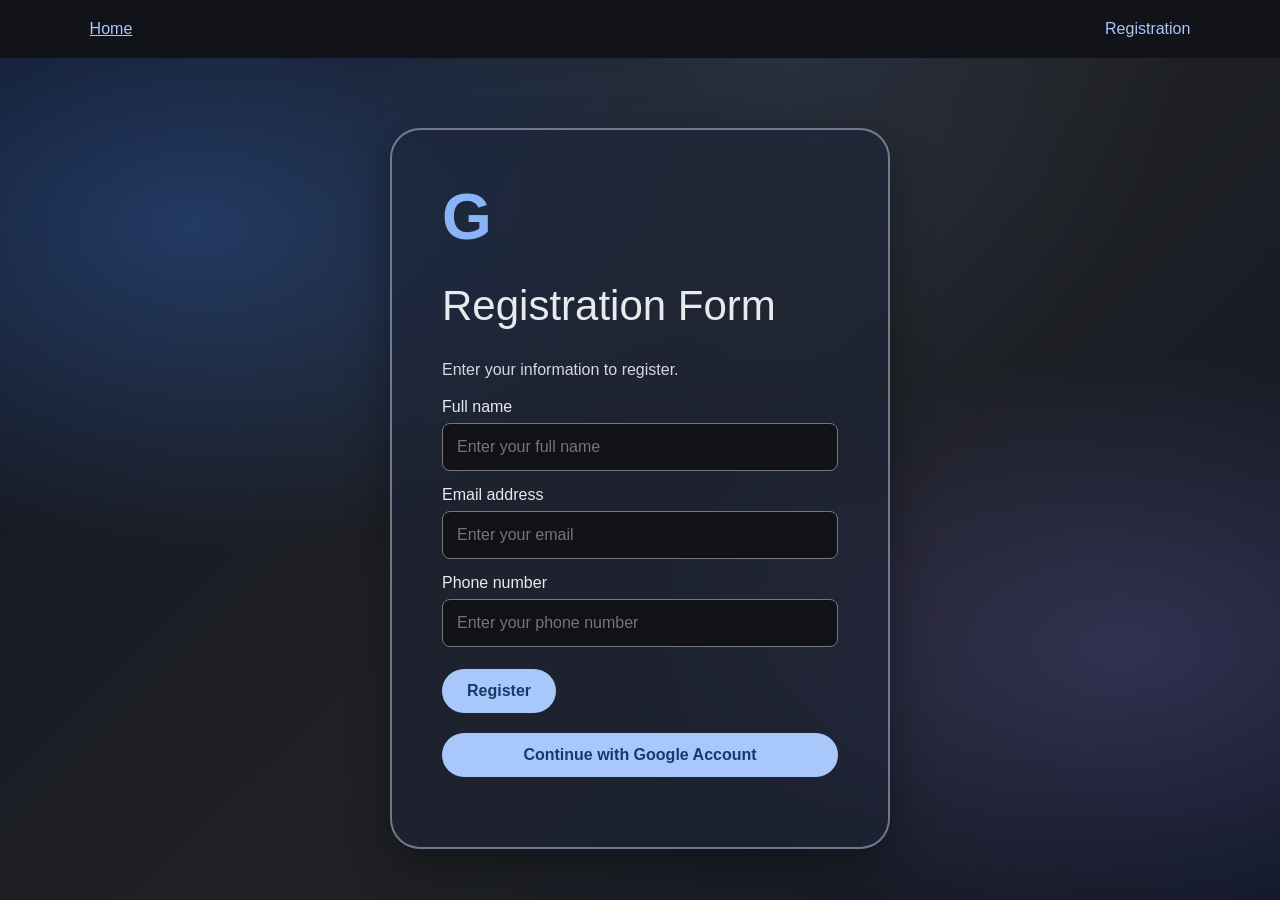
<file: indexregistration.html>
<!-- indexregistration.html -->
<!DOCTYPE html>
<html>
<head>
    <title>Registration Form</title>
    <link rel="stylesheet" href="styleregis.css">
</head>
<body>
    <header class="topbar">
        <a href="indexhome.html">Home</a>
        <span>Registration</span>
    </header>

    <main class="simple-card">
        <div class="google">G</div>
        <h1>Registration Form</h1>
        <p>Enter your information to register.</p>

        <label for="fullname">Full name</label>
        <input id="fullname" type="text" placeholder="Enter your full name">

        <label for="reg-email">Email address</label>
        <input id="reg-email" type="email" placeholder="Enter your email">

        <label for="phone">Phone number</label>
        <input id="phone" type="tel" placeholder="Enter your phone number">

        <a class="button" href="indexwelco.html">Register</a>

        <a class="button google-option" href="indexgoogle.html">Continue with Google Account</a>
    </main>
</body>
</html>
</file>
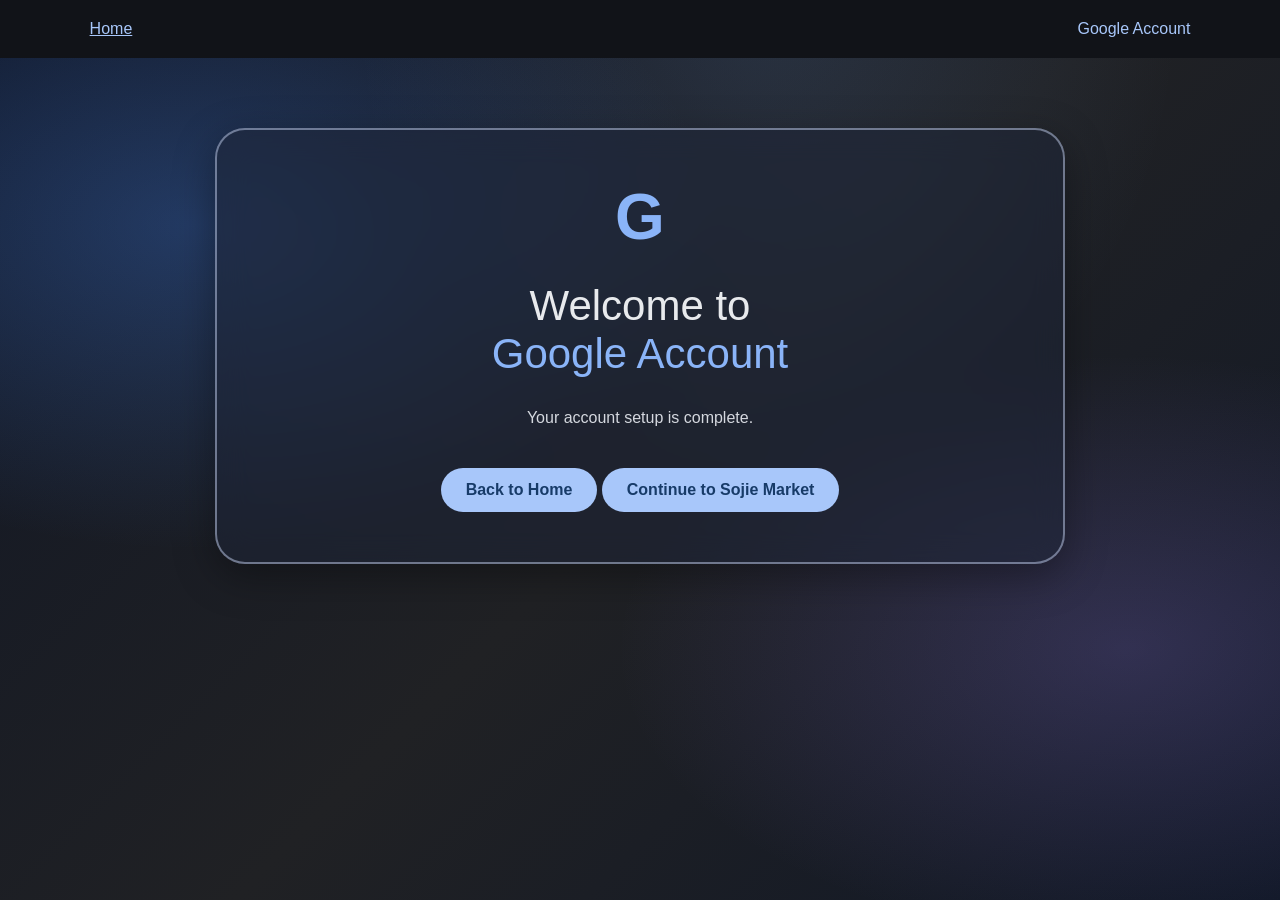
<file: indexwelco.html>
<!-- indexwelco.html -->
<!DOCTYPE html>
<html>
<head>
    <title>Welcome</title>
    <link rel="stylesheet" href="stylewelco.css">
</head>
<body>
    <header class="topbar">
        <a href="indexhome.html">Home</a>
        <span>Google Account</span>
    </header>

    <main class="simple-card welcome-card">
        <div class="google">G</div>
        <h1>Welcome to<br><span>Google Account</span></h1>
        <p>Your account setup is complete.</p>
        <a class="button" href="indexhome.html">Back to Home</a>
        <a class="button" href="shop.html">Continue to Sojie Market</a>
    </main>
</body>
</html>
</file>
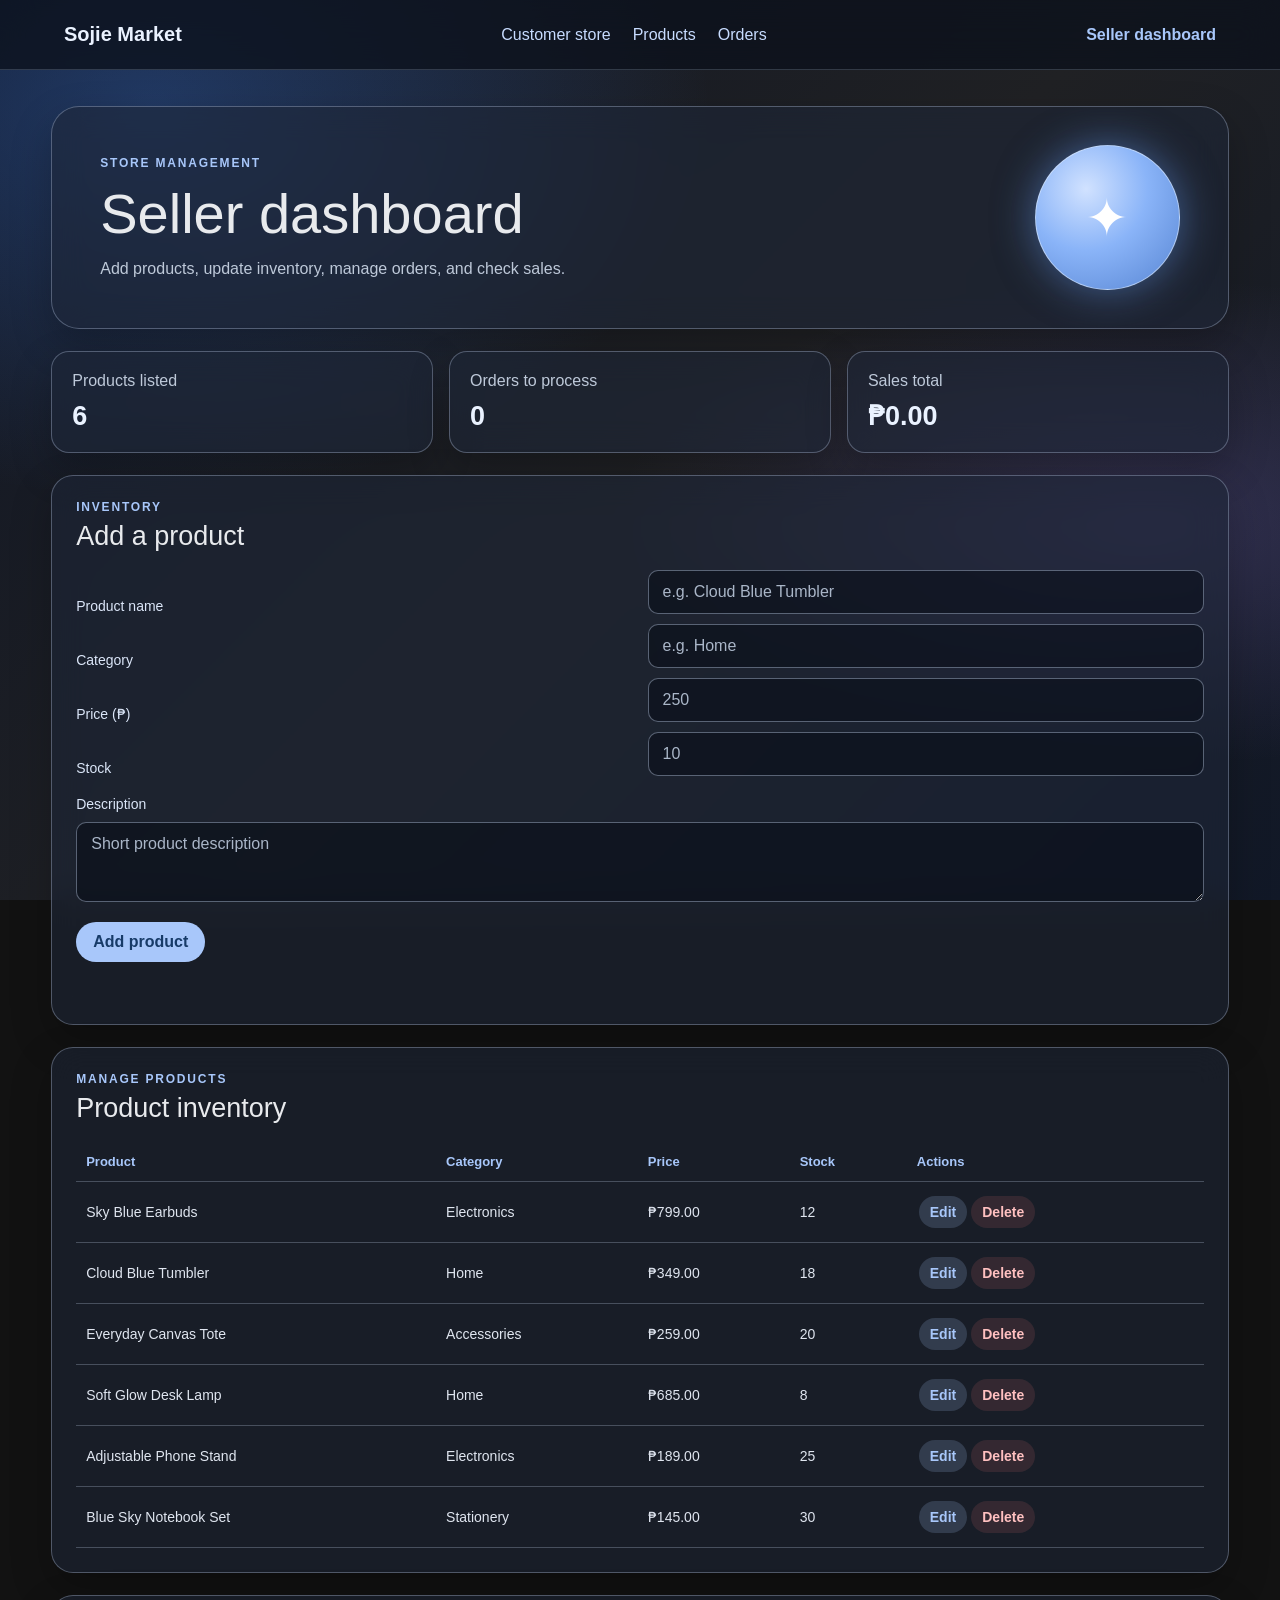
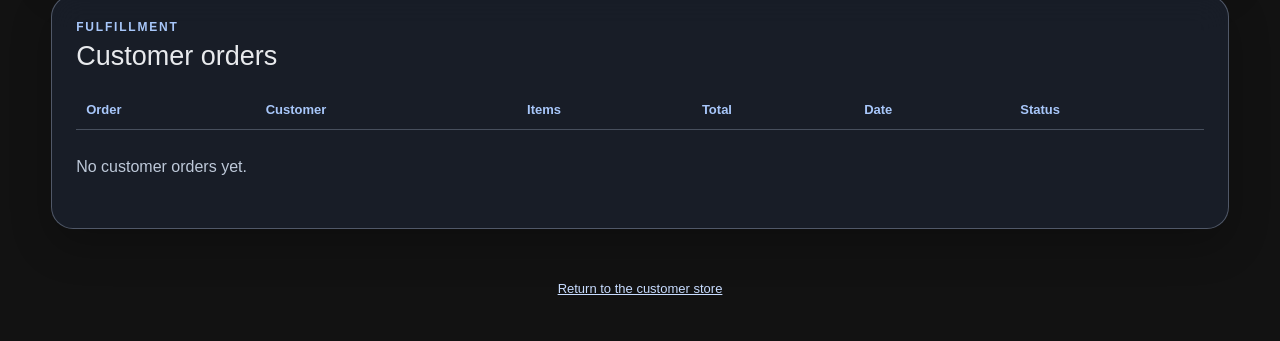
<file: seller.html>
<!DOCTYPE html>
<html lang="en">
<head>
    <meta charset="UTF-8">
    <meta name="viewport" content="width=device-width, initial-scale=1">
    <title>Seller Dashboard · Sojie Market</title>
    <link rel="stylesheet" href="commerce.css">
    <script src="commerce.js" defer></script>
</head>
<body data-page="seller">
    <header class="commerce-nav">
        <a class="brand" href="shop.html">Sojie Market</a>
        <nav>
            <a href="shop.html">Customer store</a>
            <a href="#inventory">Products</a>
            <a href="#sellerOrders">Orders</a>
        </nav>
        <span class="seller-tag">Seller dashboard</span>
    </header>

    <main class="store-shell seller-shell">
        <section class="store-hero glass-panel seller-hero">
            <div>
                <p class="eyebrow">Store management</p>
                <h1>Seller dashboard</h1>
                <p>Add products, update inventory, manage orders, and check sales.</p>
            </div>
            <div class="hero-orb" aria-hidden="true">✦</div>
        </section>

        <section class="stat-grid" aria-label="Store statistics">
            <article class="glass-panel stat-card"><span>Products listed</span><strong id="statProducts">0</strong></article>
            <article class="glass-panel stat-card"><span>Orders to process</span><strong id="statPending">0</strong></article>
            <article class="glass-panel stat-card"><span>Sales total</span><strong id="statSales">₱0.00</strong></article>
        </section>

        <section class="glass-panel content-panel">
            <div class="section-heading compact-heading">
                <div><p class="eyebrow">Inventory</p><h2 id="productFormHeading">Add a product</h2></div>
            </div>
            <form id="productForm" class="product-form">
                <input id="productId" type="hidden">
                <label for="productName">Product name</label>
                <input id="productName" required maxlength="70" placeholder="e.g. Cloud Blue Tumbler">
                <label for="productCategory">Category</label>
                <input id="productCategory" required maxlength="40" placeholder="e.g. Home">
                <label for="productPrice">Price (₱)</label>
                <input id="productPrice" type="number" min="0.01" step="0.01" required placeholder="250">
                <label for="productStock">Stock</label>
                <input id="productStock" type="number" min="0" step="1" required placeholder="10">
                <label for="productDescription">Description</label>
                <textarea id="productDescription" rows="3" maxlength="240" placeholder="Short product description"></textarea>
                <div class="form-actions">
                    <button id="saveProductButton" class="primary-button" type="submit">Add product</button>
                    <button id="cancelEditButton" class="secondary-button" type="button" hidden>Cancel edit</button>
                </div>
                <p id="sellerMessage" class="form-message" role="status"></p>
            </form>
        </section>

        <section id="inventory" class="glass-panel content-panel">
            <div class="section-heading compact-heading">
                <div><p class="eyebrow">Manage products</p><h2>Product inventory</h2></div>
            </div>
            <div class="table-wrap">
                <table>
                    <thead><tr><th>Product</th><th>Category</th><th>Price</th><th>Stock</th><th>Actions</th></tr></thead>
                    <tbody id="sellerProducts"></tbody>
                </table>
            </div>
        </section>

        <section class="glass-panel content-panel">
            <div class="section-heading compact-heading">
                <div><p class="eyebrow">Fulfillment</p><h2>Customer orders</h2></div>
            </div>
            <div class="table-wrap">
                <table>
                    <thead><tr><th>Order</th><th>Customer</th><th>Items</th><th>Total</th><th>Date</th><th>Status</th></tr></thead>
                    <tbody id="sellerOrders"></tbody>
                </table>
            </div>
            <p id="emptySellerOrders" class="empty-message" hidden>No customer orders yet.</p>
        </section>
        <footer class="store-footer"><a href="shop.html">Return to the customer store</a></footer>
    </main>
</body>
</html>
</file>
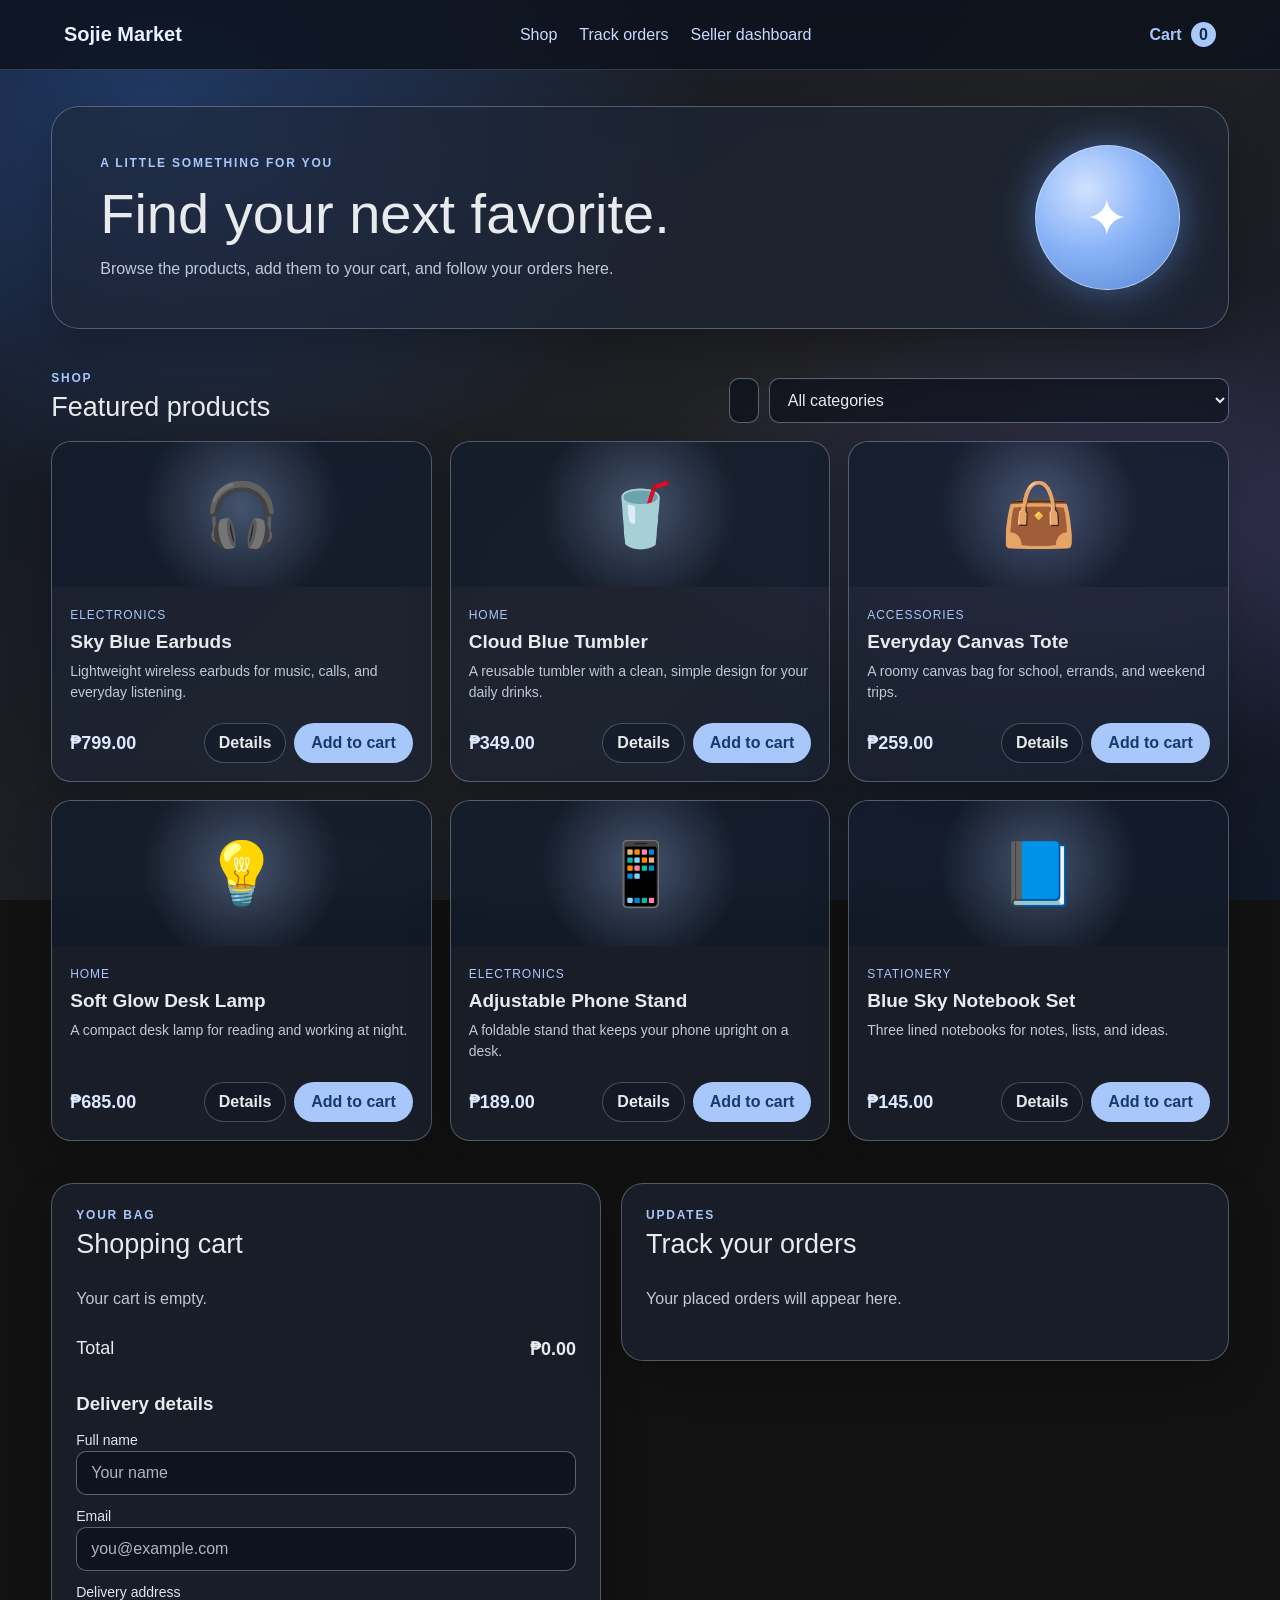
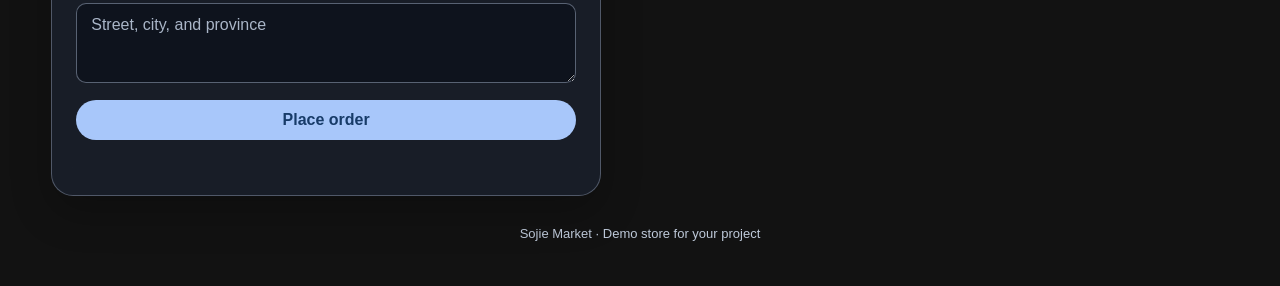
<file: shop.html>
<!DOCTYPE html>
<html lang="en">
<head>
    <meta charset="UTF-8">
    <meta name="viewport" content="width=device-width, initial-scale=1">
    <title>Sojie Market</title>
    <link rel="stylesheet" href="commerce.css">
    <script src="commerce.js" defer></script>
</head>
<body data-page="shop">
    <header class="commerce-nav">
        <a class="brand" href="shop.html">Sojie Market</a>
        <nav>
            <a href="#products">Shop</a>
            <a href="#orders">Track orders</a>
            <a href="seller.html">Seller dashboard</a>
        </nav>
        <a class="cart-link" href="#cart">Cart <span id="cartCount">0</span></a>
    </header>

    <main class="store-shell">
        <section class="store-hero glass-panel">
            <div>
                <p class="eyebrow">A little something for you</p>
                <h1>Find your next favorite.</h1>
                <p>Browse the products, add them to your cart, and follow your orders here.</p>
            </div>
            <div class="hero-orb" aria-hidden="true">✦</div>
        </section>

        <section id="products" class="store-section">
            <div class="section-heading">
                <div>
                    <p class="eyebrow">Shop</p>
                    <h2>Featured products</h2>
                </div>
                <div class="catalog-tools">
                    <input id="productSearch" type="search" placeholder="Search products" aria-label="Search products">
                    <select id="categoryFilter" aria-label="Filter by category">
                        <option value="all">All categories</option>
                    </select>
                </div>
            </div>
            <div id="productGrid" class="product-grid"></div>
            <p id="emptyProducts" class="empty-message" hidden>No products match your search.</p>
        </section>

        <div class="store-columns">
            <section id="cart" class="glass-panel content-panel">
                <div class="section-heading compact-heading">
                    <div><p class="eyebrow">Your bag</p><h2>Shopping cart</h2></div>
                </div>
                <div id="cartItems"></div>
                <p class="cart-total">Total <strong id="cartTotal">₱0.00</strong></p>
                <form id="checkoutForm" class="checkout-form">
                    <h3>Delivery details</h3>
                    <label for="customerName">Full name</label>
                    <input id="customerName" name="customerName" required placeholder="Your name">
                    <label for="customerEmail">Email</label>
                    <input id="customerEmail" name="customerEmail" type="email" required placeholder="you@example.com">
                    <label for="customerAddress">Delivery address</label>
                    <textarea id="customerAddress" name="customerAddress" rows="3" required placeholder="Street, city, and province"></textarea>
                    <button class="primary-button" type="submit">Place order</button>
                    <p id="checkoutMessage" class="form-message" role="status"></p>
                </form>
            </section>

            <section id="orders" class="glass-panel content-panel">
                <div class="section-heading compact-heading">
                    <div><p class="eyebrow">Updates</p><h2>Track your orders</h2></div>
                </div>
                <div id="customerOrders"></div>
            </section>
        </div>
        <footer class="store-footer">Sojie Market · Demo store for your project</footer>
    </main>

    <dialog id="productDialog" class="product-dialog">
        <button id="closeDialog" class="dialog-close" type="button" aria-label="Close">×</button>
        <div id="dialogContent"></div>
    </dialog>
</body>
</html>
</file>
<file: styleemail.css>
* {
    box-sizing: border-box;
}

body {
    margin: 0;
    min-height: 100vh;
    background: radial-gradient(ellipse at 15% 25%, rgba(66, 133, 244, .30), transparent 34%), radial-gradient(ellipse at 88% 72%, rgba(138, 116, 220, .24), transparent 32%), radial-gradient(ellipse at 60% 0%, rgba(120, 170, 240, .14), transparent 38%), linear-gradient(135deg, #101625, #202124 52%, #111827);
    background-attachment: fixed;
    color: #e8eaed;
    font-family: Arial, sans-serif;
}

.topbar {
    display: flex;
    justify-content: space-between;
    align-items: center;
    padding: 20px 7%;
    background: #111318;
    color: #a8c7fa;
}

.topbar a {
    color: #a8c7fa;
}

.page {
    width: 90%;
    margin: 70px auto;
}

.card,
.simple-card {
    margin: auto;
    padding: 50px;
    background: #111318;
    border: 2px solid #82b1ff;
    border-radius: 30px;
}

.card {
    display: flex;
    gap: 55px;
    max-width: 1100px;
    min-height: 430px;
}

.left,
.right {
    width: 50%;
}

.right {
    padding-top: 45px;
}

.simple-card {
    width: 90%;
    max-width: 500px;
    margin-top: 70px;
}

.welcome-card {
    max-width: 850px;
    text-align: center;
}

.google {
    margin-bottom: 25px;
    color: #8ab4f8;
    font-size: 64px;
    font-weight: bold;
}

h1 {
    font-size: 42px;
    font-weight: normal;
}

h1 span {
    color: #8ab4f8;
}

p {
    line-height: 1.5;
    color: #d5d8df;
}

label {
    display: block;
    margin: 15px 0 7px;
}

input,
select {
    width: 100%;
    padding: 14px;
    border: 1px solid #777;
    border-radius: 8px;
    background: #101217;
    color: #e8eaed;
    font-size: 16px;
}

.email-box {
    display: flex;
    align-items: center;
    gap: 10px;
}

.email-box input {
    flex: 1;
}

.email-box span {
    white-space: nowrap;
}

.actions {
    display: flex;
    justify-content: flex-end;
    gap: 12px;
    margin-top: 35px;
}

.button {
    display: inline-block;
    margin-top: 22px;
    padding: 13px 25px;
    border: 0;
    border-radius: 25px;
    background: #a8c7fa;
    color: #173b68;
    font-weight: bold;
    text-align: center;
    text-decoration: none;
}

.actions .button {
    margin-top: 0;
}

.button.secondary {
    background: transparent;
    color: #a8c7fa;
    border: 1px solid #8ab4f8;
}

.register-link {
    text-align: center;
}

.register-link a {
    color: #8ab4f8;
}

@media (max-width: 700px) {
    .page {
        width: 94%;
        margin: 25px auto;
    }

    .card {
        display: block;
        padding: 25px;
    }

    .left,
    .right {
        width: 100%;
    }

    .right {
        padding-top: 10px;
    }

    .simple-card {
        width: 94%;
        margin-top: 25px;
        padding: 25px;
    }

    h1 {
        font-size: 32px;
    }
}
.card, .simple-card, .welcome-card {
    border-color: rgba(210, 225, 255, .45);
    background: rgba(30, 38, 55, .55);
    box-shadow: 0 12px 40px rgba(0, 0, 0, .35);
    backdrop-filter: blur(16px);
}

.google-option {
    width: 100%;
    text-align: center;
}
</file>
<file: stylegoogle.css>
* { box-sizing: border-box; }

body {
    margin: 0;
    min-height: 100vh;
    background:
        radial-gradient(ellipse at 15% 25%, rgba(66, 133, 244, .30), transparent 34%),
        radial-gradient(ellipse at 88% 72%, rgba(138, 116, 220, .24), transparent 32%),
        radial-gradient(ellipse at 60% 0%, rgba(120, 170, 240, .14), transparent 38%),
        linear-gradient(135deg, #101625, #202124 52%, #111827);
    background-attachment: fixed;
    color: #e8eaed;
    font-family: Arial, sans-serif;
}

.topbar {
    display: flex;
    justify-content: space-between;
    align-items: center;
    padding: 20px 7%;
    background: rgba(17, 19, 24, .7);
    color: #a8c7fa;
}

.topbar a { color: #a8c7fa; }

.google-card {
    display: grid;
    grid-template-columns: 1fr 1fr;
    gap: 50px;
    width: min(90%, 1050px);
    margin: 70px auto;
    padding: 48px;
    border: 1px solid rgba(210, 225, 255, .45);
    border-radius: 30px;
    background: rgba(30, 38, 55, .55);
    box-shadow: 0 12px 40px rgba(0, 0, 0, .35);
    backdrop-filter: blur(16px);
}

.create-side {
    padding: 12px 35px 12px 5px;
    border-right: 1px solid rgba(210, 225, 255, .28);
}

.signin-side { padding: 12px 5px; }
.google-logo { color: #8ab4f8; font-size: 64px; font-weight: bold; }
h1 { font-size: 38px; font-weight: normal; }
p { color: #d5d8df; line-height: 1.5; }
label { display: block; margin: 16px 0 7px; }

input {
    width: 100%;
    padding: 14px;
    border: 1px solid rgba(210, 225, 255, .5);
    border-radius: 9px;
    background: rgba(10, 14, 22, .55);
    color: #e8eaed;
    font-size: 16px;
}

.button {
    display: inline-block;
    margin-top: 24px;
    padding: 13px 26px;
    border: 1px solid transparent;
    border-radius: 25px;
    background: #a8c7fa;
    color: #173b68;
    font-weight: bold;
    text-decoration: none;
}

.button.outline {
    border-color: #8ab4f8;
    background: transparent;
    color: #a8c7fa;
}

@media (max-width: 700px) {
    .google-card { grid-template-columns: 1fr; gap: 25px; margin: 25px auto; padding: 25px; }
    .create-side { padding: 0 0 22px; border-right: 0; border-bottom: 1px solid rgba(210, 225, 255, .28); }
}
</file>
<file: styleinfo.css>
* {
    box-sizing: border-box;
}

body {
    margin: 0;
    min-height: 100vh;
    background: radial-gradient(ellipse at 15% 25%, rgba(66, 133, 244, .30), transparent 34%), radial-gradient(ellipse at 88% 72%, rgba(138, 116, 220, .24), transparent 32%), radial-gradient(ellipse at 60% 0%, rgba(120, 170, 240, .14), transparent 38%), linear-gradient(135deg, #101625, #202124 52%, #111827);
    background-attachment: fixed;
    color: #e8eaed;
    font-family: Arial, sans-serif;
}

.topbar {
    display: flex;
    justify-content: space-between;
    align-items: center;
    padding: 20px 7%;
    background: #111318;
    color: #a8c7fa;
}

.topbar a {
    color: #a8c7fa;
}

.page {
    width: 90%;
    margin: 70px auto;
}

.card,
.simple-card {
    margin: auto;
    padding: 50px;
    background: #111318;
    border: 2px solid #82b1ff;
    border-radius: 30px;
}

.card {
    display: flex;
    gap: 55px;
    max-width: 1100px;
    min-height: 430px;
}

.left,
.right {
    width: 50%;
}

.right {
    padding-top: 45px;
}

.simple-card {
    width: 90%;
    max-width: 500px;
    margin-top: 70px;
}

.welcome-card {
    max-width: 850px;
    text-align: center;
}

.google {
    margin-bottom: 25px;
    color: #8ab4f8;
    font-size: 64px;
    font-weight: bold;
}

h1 {
    font-size: 42px;
    font-weight: normal;
}

h1 span {
    color: #8ab4f8;
}

p {
    line-height: 1.5;
    color: #d5d8df;
}

label {
    display: block;
    margin: 15px 0 7px;
}

input,
select {
    width: 100%;
    padding: 14px;
    border: 1px solid #777;
    border-radius: 8px;
    background: #101217;
    color: #e8eaed;
    font-size: 16px;
}

.email-box {
    display: flex;
    align-items: center;
    gap: 10px;
}

.email-box input {
    flex: 1;
}

.email-box span {
    white-space: nowrap;
}

.actions {
    display: flex;
    justify-content: flex-end;
    gap: 12px;
    margin-top: 35px;
}

.button {
    display: inline-block;
    margin-top: 22px;
    padding: 13px 25px;
    border: 0;
    border-radius: 25px;
    background: #a8c7fa;
    color: #173b68;
    font-weight: bold;
    text-align: center;
    text-decoration: none;
}

.actions .button {
    margin-top: 0;
}

.button.secondary {
    background: transparent;
    color: #a8c7fa;
    border: 1px solid #8ab4f8;
}

.register-link {
    text-align: center;
}

.register-link a {
    color: #8ab4f8;
}

@media (max-width: 700px) {
    .page {
        width: 94%;
        margin: 25px auto;
    }

    .card {
        display: block;
        padding: 25px;
    }

    .left,
    .right {
        width: 100%;
    }

    .right {
        padding-top: 10px;
    }

    .simple-card {
        width: 94%;
        margin-top: 25px;
        padding: 25px;
    }

    h1 {
        font-size: 32px;
    }
}
.card, .simple-card, .welcome-card {
    border-color: rgba(210, 225, 255, .45);
    background: rgba(30, 38, 55, .55);
    box-shadow: 0 12px 40px rgba(0, 0, 0, .35);
    backdrop-filter: blur(16px);
}

.google-option {
    width: 100%;
    text-align: center;
}
</file>
<file: stylelogin.css>
* { box-sizing: border-box; }

body {
    margin: 0;
    min-height: 100vh;
    background: radial-gradient(ellipse at 15% 25%, rgba(66, 133, 244, .30), transparent 34%), radial-gradient(ellipse at 88% 72%, rgba(138, 116, 220, .24), transparent 32%), radial-gradient(ellipse at 60% 0%, rgba(120, 170, 240, .14), transparent 38%), linear-gradient(135deg, #101625, #202124 52%, #111827);
    background-attachment: fixed;
    color: #e8eaed;
    font-family: Arial, sans-serif;
}

.topbar {
    display: flex;
    justify-content: space-between;
    align-items: center;
    padding: 20px 7%;
    background: rgba(17, 19, 24, .7);
    color: #a8c7fa;
}

.topbar a { color: #a8c7fa; }

.simple-card {
    width: min(90%, 500px);
    margin: 70px auto;
    padding: 40px;
    border: 1px solid rgba(210, 225, 255, .45);
    border-radius: 28px;
    background: rgba(30, 38, 55, .55);
    box-shadow: 0 12px 40px rgba(0, 0, 0, .35);
    backdrop-filter: blur(16px);
}

h1 { font-size: 38px; font-weight: normal; }
p { line-height: 1.5; color: #d5d8df; }
label { display: block; margin: 16px 0 7px; }

input {
    box-sizing: border-box;
    width: 100%;
    padding: 14px;
    border: 1px solid rgba(210, 225, 255, .5);
    border-radius: 9px;
    background: rgba(10, 14, 22, .55);
    color: #e8eaed;
    font-size: 16px;
}

.button {
    display: inline-block;
    margin-top: 24px;
    padding: 13px 26px;
    border-radius: 25px;
    background: #a8c7fa;
    color: #173b68;
    font-weight: bold;
    text-decoration: none;
}

.register-link {
    margin-top: 22px;
    text-align: center;
}

.register-link a { color: #a8c7fa; }

@media (max-width: 600px) {
    .simple-card { margin: 30px auto; padding: 25px; }
}
</file>
<file: stylename.css>
* {
    box-sizing: border-box;
}

body {
    margin: 0;
    min-height: 100vh;
    background: radial-gradient(ellipse at 15% 25%, rgba(66, 133, 244, .30), transparent 34%), radial-gradient(ellipse at 88% 72%, rgba(138, 116, 220, .24), transparent 32%), radial-gradient(ellipse at 60% 0%, rgba(120, 170, 240, .14), transparent 38%), linear-gradient(135deg, #101625, #202124 52%, #111827);
    background-attachment: fixed;
    color: #e8eaed;
    font-family: Arial, sans-serif;
}

.topbar {
    display: flex;
    justify-content: space-between;
    align-items: center;
    padding: 20px 7%;
    background: #111318;
    color: #a8c7fa;
}

.topbar a {
    color: #a8c7fa;
}

.page {
    width: 90%;
    margin: 70px auto;
}

.card,
.simple-card {
    margin: auto;
    padding: 50px;
    background: #111318;
    border: 2px solid #82b1ff;
    border-radius: 30px;
}

.card {
    display: flex;
    gap: 55px;
    max-width: 1100px;
    min-height: 430px;
}

.left,
.right {
    width: 50%;
}

.right {
    padding-top: 45px;
}

.simple-card {
    width: 90%;
    max-width: 500px;
    margin-top: 70px;
}

.welcome-card {
    max-width: 850px;
    text-align: center;
}

.google {
    margin-bottom: 25px;
    color: #8ab4f8;
    font-size: 64px;
    font-weight: bold;
}

h1 {
    font-size: 42px;
    font-weight: normal;
}

h1 span {
    color: #8ab4f8;
}

p {
    line-height: 1.5;
    color: #d5d8df;
}

label {
    display: block;
    margin: 15px 0 7px;
}

input,
select {
    width: 100%;
    padding: 14px;
    border: 1px solid #777;
    border-radius: 8px;
    background: #101217;
    color: #e8eaed;
    font-size: 16px;
}

.email-box {
    display: flex;
    align-items: center;
    gap: 10px;
}

.email-box input {
    flex: 1;
}

.email-box span {
    white-space: nowrap;
}

.actions {
    display: flex;
    justify-content: flex-end;
    gap: 12px;
    margin-top: 35px;
}

.button {
    display: inline-block;
    margin-top: 22px;
    padding: 13px 25px;
    border: 0;
    border-radius: 25px;
    background: #a8c7fa;
    color: #173b68;
    font-weight: bold;
    text-align: center;
    text-decoration: none;
}

.actions .button {
    margin-top: 0;
}

.button.secondary {
    background: transparent;
    color: #a8c7fa;
    border: 1px solid #8ab4f8;
}

.register-link {
    text-align: center;
}

.register-link a {
    color: #8ab4f8;
}

@media (max-width: 700px) {
    .page {
        width: 94%;
        margin: 25px auto;
    }

    .card {
        display: block;
        padding: 25px;
    }

    .left,
    .right {
        width: 100%;
    }

    .right {
        padding-top: 10px;
    }

    .simple-card {
        width: 94%;
        margin-top: 25px;
        padding: 25px;
    }

    h1 {
        font-size: 32px;
    }
}
.card, .simple-card, .welcome-card {
    border-color: rgba(210, 225, 255, .45);
    background: rgba(30, 38, 55, .55);
    box-shadow: 0 12px 40px rgba(0, 0, 0, .35);
    backdrop-filter: blur(16px);
}

.google-option {
    width: 100%;
    text-align: center;
}
</file>
<file: stylepass.css>
* {
    box-sizing: border-box;
}

body {
    margin: 0;
    min-height: 100vh;
    background: radial-gradient(ellipse at 15% 25%, rgba(66, 133, 244, .30), transparent 34%), radial-gradient(ellipse at 88% 72%, rgba(138, 116, 220, .24), transparent 32%), radial-gradient(ellipse at 60% 0%, rgba(120, 170, 240, .14), transparent 38%), linear-gradient(135deg, #101625, #202124 52%, #111827);
    background-attachment: fixed;
    color: #e8eaed;
    font-family: Arial, sans-serif;
}

.topbar {
    display: flex;
    justify-content: space-between;
    align-items: center;
    padding: 20px 7%;
    background: #111318;
    color: #a8c7fa;
}

.topbar a {
    color: #a8c7fa;
}

.page {
    width: 90%;
    margin: 70px auto;
}

.card,
.simple-card {
    margin: auto;
    padding: 50px;
    background: #111318;
    border: 2px solid #82b1ff;
    border-radius: 30px;
}

.card {
    display: flex;
    gap: 55px;
    max-width: 1100px;
    min-height: 430px;
}

.left,
.right {
    width: 50%;
}

.right {
    padding-top: 45px;
}

.simple-card {
    width: 90%;
    max-width: 500px;
    margin-top: 70px;
}

.welcome-card {
    max-width: 850px;
    text-align: center;
}

.google {
    margin-bottom: 25px;
    color: #8ab4f8;
    font-size: 64px;
    font-weight: bold;
}

h1 {
    font-size: 42px;
    font-weight: normal;
}

h1 span {
    color: #8ab4f8;
}

p {
    line-height: 1.5;
    color: #d5d8df;
}

label {
    display: block;
    margin: 15px 0 7px;
}

input,
select {
    width: 100%;
    padding: 14px;
    border: 1px solid #777;
    border-radius: 8px;
    background: #101217;
    color: #e8eaed;
    font-size: 16px;
}

.email-box {
    display: flex;
    align-items: center;
    gap: 10px;
}

.email-box input {
    flex: 1;
}

.email-box span {
    white-space: nowrap;
}

.actions {
    display: flex;
    justify-content: flex-end;
    gap: 12px;
    margin-top: 35px;
}

.button {
    display: inline-block;
    margin-top: 22px;
    padding: 13px 25px;
    border: 0;
    border-radius: 25px;
    background: #a8c7fa;
    color: #173b68;
    font-weight: bold;
    text-align: center;
    text-decoration: none;
}

.actions .button {
    margin-top: 0;
}

.button.secondary {
    background: transparent;
    color: #a8c7fa;
    border: 1px solid #8ab4f8;
}

.register-link {
    text-align: center;
}

.register-link a {
    color: #8ab4f8;
}

@media (max-width: 700px) {
    .page {
        width: 94%;
        margin: 25px auto;
    }

    .card {
        display: block;
        padding: 25px;
    }

    .left,
    .right {
        width: 100%;
    }

    .right {
        padding-top: 10px;
    }

    .simple-card {
        width: 94%;
        margin-top: 25px;
        padding: 25px;
    }

    h1 {
        font-size: 32px;
    }
}
.card, .simple-card, .welcome-card {
    border-color: rgba(210, 225, 255, .45);
    background: rgba(30, 38, 55, .55);
    box-shadow: 0 12px 40px rgba(0, 0, 0, .35);
    backdrop-filter: blur(16px);
}

.google-option {
    width: 100%;
    text-align: center;
}
</file>
<file: styleregis.css>
* {
    box-sizing: border-box;
}

body {
    margin: 0;
    min-height: 100vh;
    background: radial-gradient(ellipse at 15% 25%, rgba(66, 133, 244, .30), transparent 34%), radial-gradient(ellipse at 88% 72%, rgba(138, 116, 220, .24), transparent 32%), radial-gradient(ellipse at 60% 0%, rgba(120, 170, 240, .14), transparent 38%), linear-gradient(135deg, #101625, #202124 52%, #111827);
    background-attachment: fixed;
    color: #e8eaed;
    font-family: Arial, sans-serif;
}

.topbar {
    display: flex;
    justify-content: space-between;
    align-items: center;
    padding: 20px 7%;
    background: #111318;
    color: #a8c7fa;
}

.topbar a {
    color: #a8c7fa;
}

.page {
    width: 90%;
    margin: 70px auto;
}

.card,
.simple-card {
    margin: auto;
    padding: 50px;
    background: #111318;
    border: 2px solid #82b1ff;
    border-radius: 30px;
}

.card {
    display: flex;
    gap: 55px;
    max-width: 1100px;
    min-height: 430px;
}

.left,
.right {
    width: 50%;
}

.right {
    padding-top: 45px;
}

.simple-card {
    width: 90%;
    max-width: 500px;
    margin-top: 70px;
}

.welcome-card {
    max-width: 850px;
    text-align: center;
}

.google {
    margin-bottom: 25px;
    color: #8ab4f8;
    font-size: 64px;
    font-weight: bold;
}

h1 {
    font-size: 42px;
    font-weight: normal;
}

h1 span {
    color: #8ab4f8;
}

p {
    line-height: 1.5;
    color: #d5d8df;
}

label {
    display: block;
    margin: 15px 0 7px;
}

input,
select {
    width: 100%;
    padding: 14px;
    border: 1px solid #777;
    border-radius: 8px;
    background: #101217;
    color: #e8eaed;
    font-size: 16px;
}

.email-box {
    display: flex;
    align-items: center;
    gap: 10px;
}

.email-box input {
    flex: 1;
}

.email-box span {
    white-space: nowrap;
}

.actions {
    display: flex;
    justify-content: flex-end;
    gap: 12px;
    margin-top: 35px;
}

.button {
    display: inline-block;
    margin-top: 22px;
    padding: 13px 25px;
    border: 0;
    border-radius: 25px;
    background: #a8c7fa;
    color: #173b68;
    font-weight: bold;
    text-align: center;
    text-decoration: none;
}

.actions .button {
    margin-top: 0;
}

.button.secondary {
    background: transparent;
    color: #a8c7fa;
    border: 1px solid #8ab4f8;
}

.register-link {
    text-align: center;
}

.register-link a {
    color: #8ab4f8;
}

@media (max-width: 700px) {
    .page {
        width: 94%;
        margin: 25px auto;
    }

    .card {
        display: block;
        padding: 25px;
    }

    .left,
    .right {
        width: 100%;
    }

    .right {
        padding-top: 10px;
    }

    .simple-card {
        width: 94%;
        margin-top: 25px;
        padding: 25px;
    }

    h1 {
        font-size: 32px;
    }
}

.google-option {
    display: block;
    margin: 20px 0;
    text-align: center;
}

.or-text {
    text-align: center;
    color: #aeb7c6;
}

.card, .simple-card, .welcome-card {
    border-color: rgba(210, 225, 255, .45);
    background: rgba(30, 38, 55, .55);
    box-shadow: 0 12px 40px rgba(0, 0, 0, .35);
    backdrop-filter: blur(16px);
}

.google-option {
    width: 100%;
    text-align: center;
}
</file>
<file: stylewelco.css>
* {
    box-sizing: border-box;
}

body {
    margin: 0;
    min-height: 100vh;
    background: radial-gradient(ellipse at 15% 25%, rgba(66, 133, 244, .30), transparent 34%), radial-gradient(ellipse at 88% 72%, rgba(138, 116, 220, .24), transparent 32%), radial-gradient(ellipse at 60% 0%, rgba(120, 170, 240, .14), transparent 38%), linear-gradient(135deg, #101625, #202124 52%, #111827);
    background-attachment: fixed;
    color: #e8eaed;
    font-family: Arial, sans-serif;
}

.topbar {
    display: flex;
    justify-content: space-between;
    align-items: center;
    padding: 20px 7%;
    background: #111318;
    color: #a8c7fa;
}

.topbar a {
    color: #a8c7fa;
}

.page {
    width: 90%;
    margin: 70px auto;
}

.card,
.simple-card {
    margin: auto;
    padding: 50px;
    background: #111318;
    border: 2px solid #82b1ff;
    border-radius: 30px;
}

.card {
    display: flex;
    gap: 55px;
    max-width: 1100px;
    min-height: 430px;
}

.left,
.right {
    width: 50%;
}

.right {
    padding-top: 45px;
}

.simple-card {
    width: 90%;
    max-width: 500px;
    margin-top: 70px;
}

.welcome-card {
    max-width: 850px;
    text-align: center;
}

.google {
    margin-bottom: 25px;
    color: #8ab4f8;
    font-size: 64px;
    font-weight: bold;
}

h1 {
    font-size: 42px;
    font-weight: normal;
}

h1 span {
    color: #8ab4f8;
}

p {
    line-height: 1.5;
    color: #d5d8df;
}

label {
    display: block;
    margin: 15px 0 7px;
}

input,
select {
    width: 100%;
    padding: 14px;
    border: 1px solid #777;
    border-radius: 8px;
    background: #101217;
    color: #e8eaed;
    font-size: 16px;
}

.email-box {
    display: flex;
    align-items: center;
    gap: 10px;
}

.email-box input {
    flex: 1;
}

.email-box span {
    white-space: nowrap;
}

.actions {
    display: flex;
    justify-content: flex-end;
    gap: 12px;
    margin-top: 35px;
}

.button {
    display: inline-block;
    margin-top: 22px;
    padding: 13px 25px;
    border: 0;
    border-radius: 25px;
    background: #a8c7fa;
    color: #173b68;
    font-weight: bold;
    text-align: center;
    text-decoration: none;
}

.actions .button {
    margin-top: 0;
}

.button.secondary {
    background: transparent;
    color: #a8c7fa;
    border: 1px solid #8ab4f8;
}

.register-link {
    text-align: center;
}

.register-link a {
    color: #8ab4f8;
}

@media (max-width: 700px) {
    .page {
        width: 94%;
        margin: 25px auto;
    }

    .card {
        display: block;
        padding: 25px;
    }

    .left,
    .right {
        width: 100%;
    }

    .right {
        padding-top: 10px;
    }

    .simple-card {
        width: 94%;
        margin-top: 25px;
        padding: 25px;
    }

    h1 {
        font-size: 32px;
    }
}
.card, .simple-card, .welcome-card {
    border-color: rgba(210, 225, 255, .45);
    background: rgba(30, 38, 55, .55);
    box-shadow: 0 12px 40px rgba(0, 0, 0, .35);
    backdrop-filter: blur(16px);
}

.google-option {
    width: 100%;
    text-align: center;
}
</file>
<file: commerce.css>
* { box-sizing: border-box; }

:root {
    color-scheme: dark;
    --ink: #e8eaed;
    --muted: #bec9d9;
    --blue: #a8c7fa;
    --blue-deep: #173b68;
    --line: rgba(210, 225, 255, .25);
    --glass: rgba(30, 38, 55, .58);
}

html { scroll-behavior: smooth; }

body {
    min-height: 100vh;
    margin: 0;
    color: var(--ink);
    font-family: Arial, sans-serif;
    background:
        radial-gradient(ellipse at 12% 12%, rgba(66, 133, 244, .30), transparent 35%),
        radial-gradient(ellipse at 90% 58%, rgba(138, 116, 220, .23), transparent 33%),
        linear-gradient(135deg, #101625, #202124 52%, #111827);
    background-attachment: fixed;
}

a { color: #c8dcff; }
button, input, select, textarea { font: inherit; }
button, a, input, select, textarea { -webkit-tap-highlight-color: transparent; }
[hidden] { display: none !important; }

.commerce-nav {
    position: sticky;
    z-index: 20;
    top: 0;
    display: flex;
    align-items: center;
    justify-content: space-between;
    gap: 22px;
    min-height: 70px;
    padding: 12px max(5vw, calc((100vw - 1240px) / 2));
    border-bottom: 1px solid rgba(210, 225, 255, .18);
    background: rgba(12, 17, 28, .78);
    backdrop-filter: blur(18px);
}

.commerce-nav a { text-decoration: none; }
.commerce-nav nav { display: flex; align-items: center; gap: 22px; }
.brand { color: #eaf2ff; font-size: 20px; font-weight: 700; white-space: nowrap; }
.cart-link, .seller-tag { color: var(--blue); font-weight: 700; white-space: nowrap; }
.cart-link span {
    display: inline-grid;
    min-width: 25px;
    height: 25px;
    margin-left: 5px;
    padding: 0 5px;
    place-items: center;
    border-radius: 20px;
    background: var(--blue);
    color: #142a49;
}

.store-shell { width: min(1200px, 92%); margin: 36px auto 0; }
.glass-panel {
    border: 1px solid rgba(210, 225, 255, .3);
    background: var(--glass);
    box-shadow: 0 16px 42px rgba(0, 0, 0, .24);
    backdrop-filter: blur(16px);
}

.store-hero {
    position: relative;
    display: flex;
    min-height: 220px;
    align-items: center;
    justify-content: space-between;
    overflow: hidden;
    padding: 38px 48px;
    border-radius: 28px;
}

.store-hero > div:first-child { position: relative; z-index: 1; max-width: 680px; }
.store-hero h1 { margin: 8px 0 10px; font-size: clamp(34px, 5vw, 56px); font-weight: 500; }
.store-hero p { margin: 0; color: var(--muted); line-height: 1.6; }
.store-hero .eyebrow { color: var(--blue); }
.eyebrow { margin: 0 0 7px; color: var(--blue); font-size: 12px; font-weight: 700; letter-spacing: .15em; text-transform: uppercase; }
.hero-orb {
    display: grid;
    width: 145px;
    height: 145px;
    flex: 0 0 145px;
    place-items: center;
    border: 1px solid rgba(220, 235, 255, .6);
    border-radius: 50%;
    background: radial-gradient(circle at 35% 30%, #d1e2ff, #8ab4f8 45%, #5684d2);
    box-shadow: 0 0 40px rgba(104, 157, 245, .5);
    color: #fff;
    font-size: 52px;
}

.store-section { margin-top: 42px; }
.section-heading { display: flex; align-items: end; justify-content: space-between; gap: 20px; margin-bottom: 18px; }
.section-heading h2 { margin: 0; font-size: 27px; font-weight: 500; }
.catalog-tools { display: flex; gap: 10px; width: min(100%, 500px); }
.catalog-tools input { flex: 1; }

input, select, textarea {
    width: 100%;
    padding: 12px 14px;
    border: 1px solid rgba(210, 225, 255, .38);
    border-radius: 10px;
    outline: none;
    background: rgba(8, 13, 23, .55);
    color: var(--ink);
}
input::placeholder, textarea::placeholder { color: #aab6c8; }
input:focus, select:focus, textarea:focus { border-color: #a8c7fa; box-shadow: 0 0 0 3px rgba(168, 199, 250, .14); }

.product-grid { display: grid; grid-template-columns: repeat(3, minmax(0, 1fr)); gap: 18px; }
.product-card { overflow: hidden; border-radius: 20px; }
.product-art {
    display: grid;
    min-height: 145px;
    place-items: center;
    background: radial-gradient(circle at 50% 45%, rgba(168, 199, 250, .32), transparent 48%), rgba(14, 23, 39, .45);
    font-size: 62px;
}
.product-info { padding: 18px; }
.product-category { color: var(--blue); font-size: 12px; letter-spacing: .08em; text-transform: uppercase; }
.product-info h3 { margin: 8px 0; font-size: 19px; }
.product-description { min-height: 45px; margin: 0; color: var(--muted); font-size: 14px; line-height: 1.5; }
.product-bottom { display: flex; flex-wrap: wrap; align-items: center; justify-content: space-between; gap: 12px; margin-top: 17px; }
.product-price { color: #dce9ff; font-size: 18px; }
.product-actions { display: flex; gap: 8px; }

.primary-button, .secondary-button, .small-button, .quantity-button {
    border: 1px solid transparent;
    border-radius: 20px;
    cursor: pointer;
    font-weight: 700;
}
.primary-button { padding: 10px 16px; background: var(--blue); color: var(--blue-deep); }
.secondary-button { padding: 9px 14px; border-color: var(--line); background: rgba(14, 23, 39, .45); color: var(--ink); }
.primary-button:disabled { cursor: not-allowed; opacity: .5; }

.store-columns { display: grid; grid-template-columns: .95fr 1.05fr; gap: 20px; align-items: start; margin-top: 42px; }
.content-panel { min-width: 0; padding: 24px; border-radius: 22px; }
.compact-heading { margin-bottom: 18px; }
.cart-row { display: flex; align-items: center; justify-content: space-between; gap: 12px; padding: 14px 0; border-bottom: 1px solid var(--line); }
.cart-row-info { display: grid; gap: 5px; }
.cart-row-info span { color: var(--muted); font-size: 13px; }
.quantity-controls { display: flex; align-items: center; gap: 10px; }
.quantity-button { width: 30px; height: 30px; background: rgba(168, 199, 250, .18); color: var(--blue); font-size: 18px; }
.cart-total { display: flex; justify-content: space-between; margin: 18px 0; font-size: 18px; }
.checkout-form { display: grid; gap: 3px; padding-top: 5px; }
.checkout-form h3 { margin: 10px 0 4px; }
.checkout-form label, .product-form label { margin-top: 10px; color: #dbe6f8; font-size: 14px; }
.checkout-form .primary-button { margin-top: 14px; }
.form-message { min-height: 20px; margin: 8px 0 0; color: var(--blue); font-size: 14px; }
.empty-message { padding: 12px 0; color: var(--muted); }

.order-card { margin: 0 0 14px; padding: 15px; border: 1px solid var(--line); border-radius: 15px; background: rgba(9, 15, 25, .28); }
.order-heading { display: flex; align-items: center; justify-content: space-between; gap: 10px; }
.order-date, .order-item-summary { margin: 8px 0; color: var(--muted); font-size: 13px; }
.status-pill { padding: 5px 10px; border: 1px solid rgba(168, 199, 250, .35); border-radius: 20px; color: var(--blue); font-size: 12px; }
.status-cancelled { color: #ffb8b8; border-color: rgba(255, 150, 150, .35); }
.order-progress { display: grid; grid-template-columns: repeat(5, 1fr); gap: 5px; margin-top: 15px; }
.progress-step { padding-top: 8px; border-top: 2px solid rgba(210, 225, 255, .18); color: #8794a8; font-size: 10px; text-align: center; }
.progress-step.complete { border-color: #8ab4f8; color: #dce9ff; }

.product-dialog { width: min(480px, 92vw); padding: 30px; border: 1px solid rgba(210, 225, 255, .45); border-radius: 24px; background: rgba(20, 28, 43, .92); color: var(--ink); box-shadow: 0 18px 60px rgba(0, 0, 0, .5); backdrop-filter: blur(18px); }
.product-dialog::backdrop { background: rgba(2, 5, 12, .65); backdrop-filter: blur(5px); }
.dialog-close { float: right; border: 0; background: transparent; color: var(--ink); cursor: pointer; font-size: 28px; }
.dialog-art { margin: 12px 0; color: var(--blue); font-size: 72px; text-align: center; }
.store-footer { padding: 30px 0 45px; color: var(--muted); font-size: 13px; text-align: center; }

.seller-shell { display: grid; gap: 22px; }
.seller-hero { min-height: 190px; }
.stat-grid { display: grid; grid-template-columns: repeat(3, 1fr); gap: 16px; }
.stat-card { display: grid; gap: 10px; padding: 20px; border-radius: 18px; color: var(--muted); }
.stat-card strong { color: #eaf2ff; font-size: 27px; }
.product-form { display: grid; grid-template-columns: repeat(2, minmax(0, 1fr)); gap: 10px 15px; }
.product-form label { align-self: end; }
.product-form input, .product-form textarea, .product-form select { grid-column: span 1; }
.product-form label[for="productDescription"], #productDescription, .form-actions, #sellerMessage { grid-column: 1 / -1; }
.form-actions { display: flex; gap: 10px; margin-top: 10px; }
.table-wrap { width: 100%; overflow-x: auto; }
table { width: 100%; border-collapse: collapse; text-align: left; }
th, td { padding: 12px 10px; border-bottom: 1px solid var(--line); vertical-align: middle; }
th { color: var(--blue); font-size: 13px; }
td { color: #e0e6f0; font-size: 14px; }
.small-button { margin: 2px; padding: 7px 10px; background: rgba(168, 199, 250, .18); color: var(--blue); }
.danger-button { color: #ffc0c0; background: rgba(255, 120, 120, .12); }
.status-select { min-width: 150px; padding: 8px; }

@media (max-width: 850px) {
    .commerce-nav { flex-wrap: wrap; justify-content: center; }
    .commerce-nav nav { order: 3; width: 100%; justify-content: center; flex-wrap: wrap; }
    .store-columns { grid-template-columns: 1fr; }
    .product-grid { grid-template-columns: repeat(2, minmax(0, 1fr)); }
}

@media (max-width: 580px) {
    .store-shell { width: 94%; margin-top: 18px; }
    .commerce-nav { position: static; padding: 14px 3%; }
    .commerce-nav nav { gap: 14px; font-size: 14px; }
    .store-hero { min-height: 185px; padding: 25px; }
    .hero-orb { width: 74px; height: 74px; flex-basis: 74px; font-size: 30px; }
    .product-grid { grid-template-columns: 1fr; }
    .section-heading { align-items: stretch; flex-direction: column; }
    .catalog-tools { width: 100%; }
    .content-panel { padding: 18px; }
    .stat-grid { grid-template-columns: 1fr; }
    .product-form { grid-template-columns: 1fr; }
    .product-form label, .product-form input, .product-form textarea, .form-actions, #sellerMessage { grid-column: 1; }
    .order-progress { grid-template-columns: repeat(5, minmax(52px, 1fr)); overflow-x: auto; }
}
</file>
